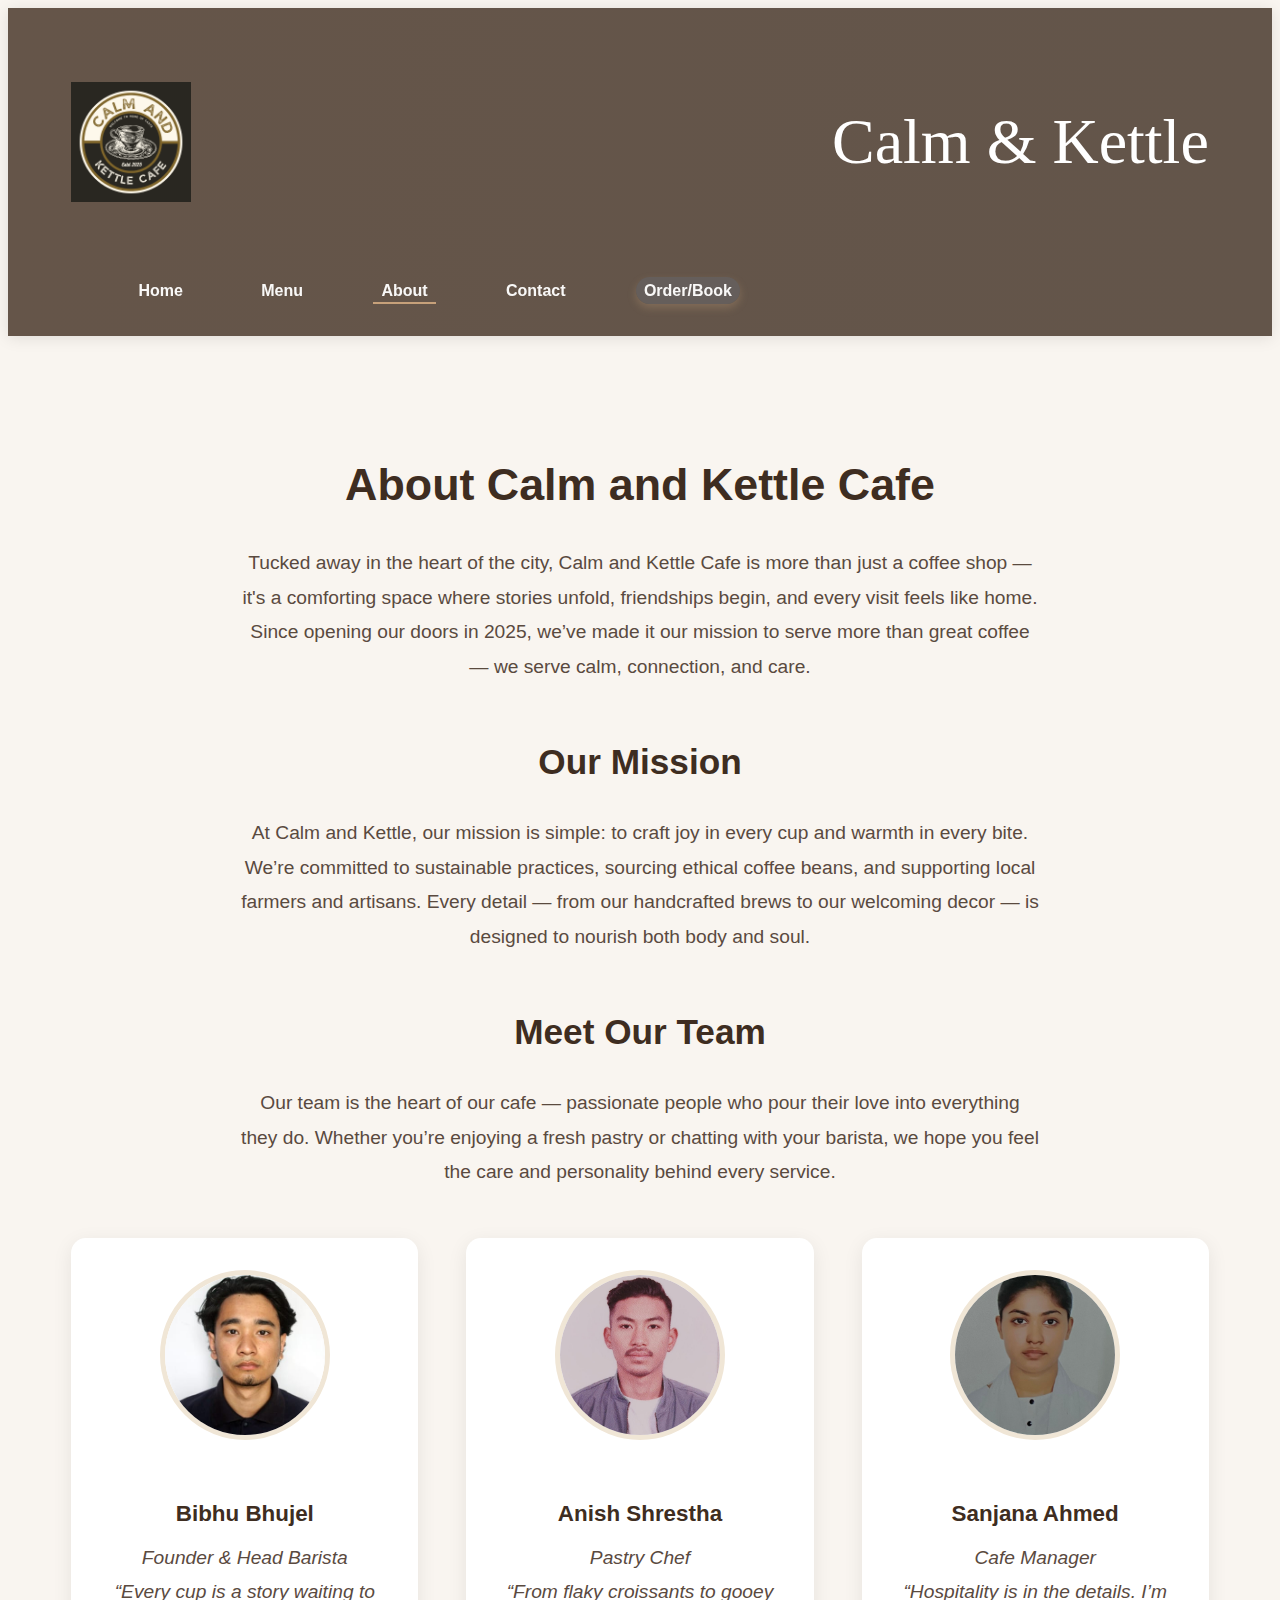
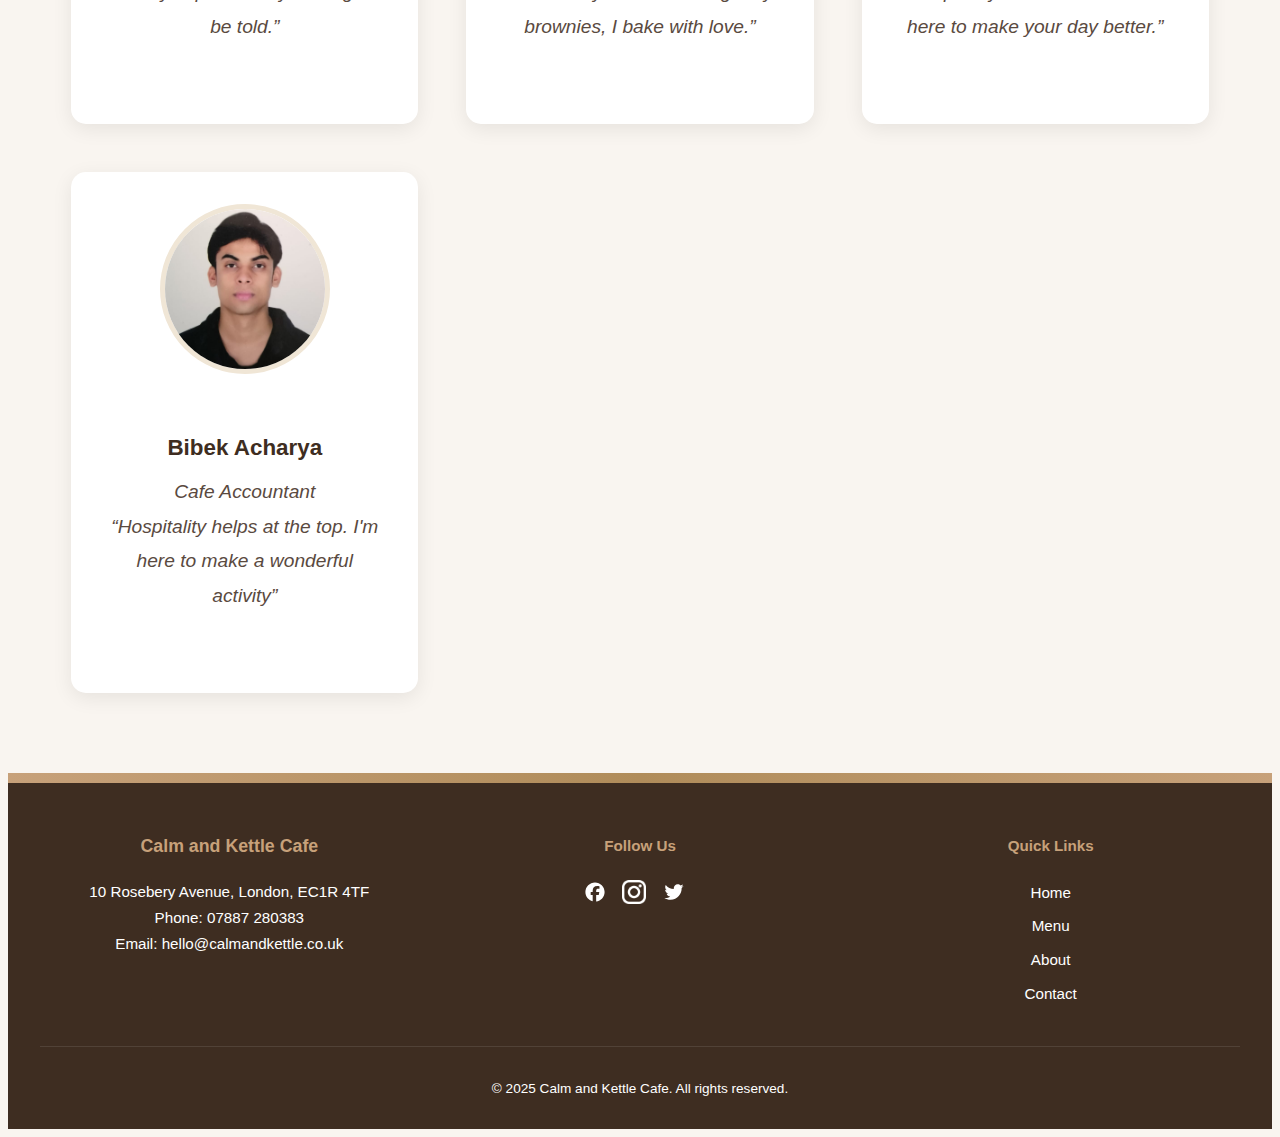
<file: about.html>
<!DOCTYPE html>
<html lang="en">

<head>
  <meta charset="UTF-8" />
  <meta name="viewport" content="width=device-width, initial-scale=1.0" />
  <title>About Us - Calm and Kettle Cafe</title>
  <link rel="stylesheet" href="style.css" />
  <link rel="icon" href="images/logo.png" />
</head>

<body>
  <header class="site-header">
    <div class="container nav-container">
      <img src="images/Brown Retro Vintage Cafe and Restaurant Label Logo.png" alt="Calm and Kettle Cafe Logo" class="logo" />
        <p style="font-family: 'Brush Script MT', cursive; font-size: 4rem;">
  Calm & Kettle
</p>
      <nav>
        <ul class="nav-links">
          <li><a href="index.html">Home</a></li>
          <li><a href="menu.html">Menu</a></li>
          <li><a href="about.html" aria-current="page">About</a></li>
          <li><a href="contact.html">Contact</a></li>
          <li><a href="order.html" class="order-btn">Order/Book</a></li>
        </ul>
      </nav>
    </div>
  </header>

  <main class="about-section container">
    <h1>About Calm and Kettle Cafe</h1>
    <p>
      Tucked away in the heart of the city, Calm and Kettle Cafe is more than just a coffee shop — it's a comforting space where stories unfold, friendships begin, and every visit feels like home. Since opening our doors in 2025, we’ve made it our mission to serve more than great coffee — we serve calm, connection, and care.
    </p>

    <section class="mission">
      <h2>Our Mission</h2>
      <p>
        At Calm and Kettle, our mission is simple: to craft joy in every cup and warmth in every bite. We’re committed to sustainable practices, sourcing ethical coffee beans, and supporting local farmers and artisans. Every detail — from our handcrafted brews to our welcoming decor — is designed to nourish both body and soul.
      </p>
    </section>

    <section class="team">
      <h2>Meet Our Team</h2>
      <p>
        Our team is the heart of our cafe — passionate people who pour their love into everything they do. Whether you’re enjoying a fresh pastry or chatting with your barista, we hope you feel the care and personality behind every service.
      </p>
      <div class="team-grid">
        <div class="team-member">
          <img src="images/bibhu.png" alt="Owner - Bibhu Bhujel">
          <h3>Bibhu Bhujel</h3>
          <p>Founder & Head Barista<br />“Every cup is a story waiting to be told.”</p>
        </div>
        <div class="team-member">
          <img src="images/anish.png" alt="Chef - Anish Shrestha">
          <h3>Anish Shrestha</h3>
          <p>Pastry Chef<br />“From flaky croissants to gooey brownies, I bake with love.”</p>
        </div>
        <div class="team-member">
          <img src="images/sanjana.png" alt="Manager - Sanjana Ahmed">
          <h3>Sanjana Ahmed</h3>
          <p>Cafe Manager<br />“Hospitality is in the details. I’m here to make your day better.”</p>
        </div>
         <div class="team-member">
          <img src="images/bibek.png" alt="Manager - Bibek Acharya">
          <h3>Bibek Acharya</h3>
          <p>Cafe Accountant<br />“Hospitality helps at the top. I'm here to make a wonderful activity”</p>
        </div>
      </div>
    </section>
  </main>

    <footer class="footer">
  <div class="footer-content">
    <div class="footer-left">
   <h3>Calm and Kettle Cafe</h3>
      <p>10 Rosebery Avenue, London, EC1R 4TF<br>
      Phone: 07887 280383<br>
      Email: hello@calmandkettle.co.uk</p>
    </div>

    <div class="footer-center">
      <h4>Follow Us</h4>
      <div class="social-icons">
        <a href="#"><img src="images/facebook-brands-solid-full.svg" alt="Facebook"></a>
        <a href="#"><img src="images/instagram.png" alt="Instagram"></a>
        <a href="#"><img src="images/twitter-brands-solid-full.svg" alt="Twitter"></a>
      </div>
    </div>

    <div class="footer-right">
      <h4>Quick Links</h4>
      <ul>
        <li><a href="index.html">Home</a></li>
        <li><a href="menu.html">Menu</a></li>
        <li><a href="about.html">About</a></li>
        <li><a href="contact.html">Contact</a></li>
      </ul>
    </div>
  </div>

  <div class="footer-bottom">
    <p>© 2025 Calm and Kettle Cafe. All rights reserved.</p>
  </div>
</footer>

</body>

</html>
</file>
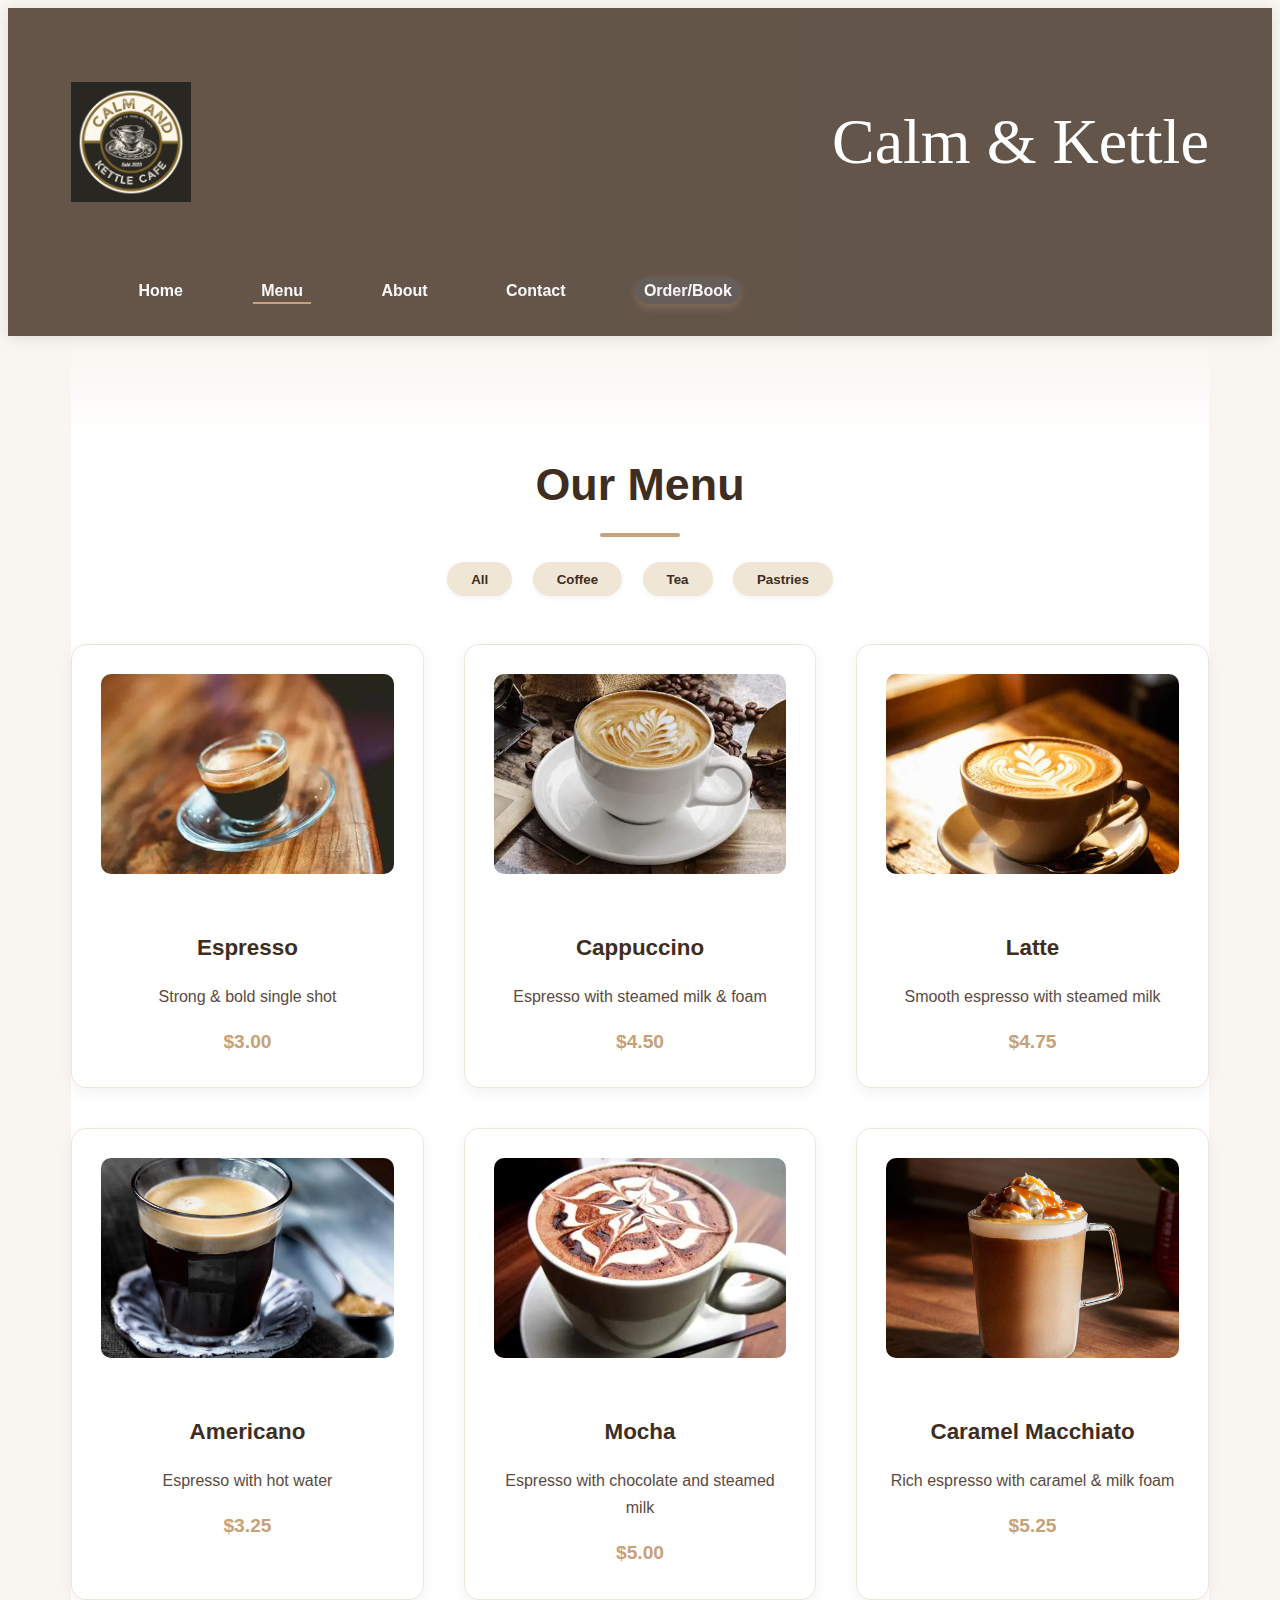
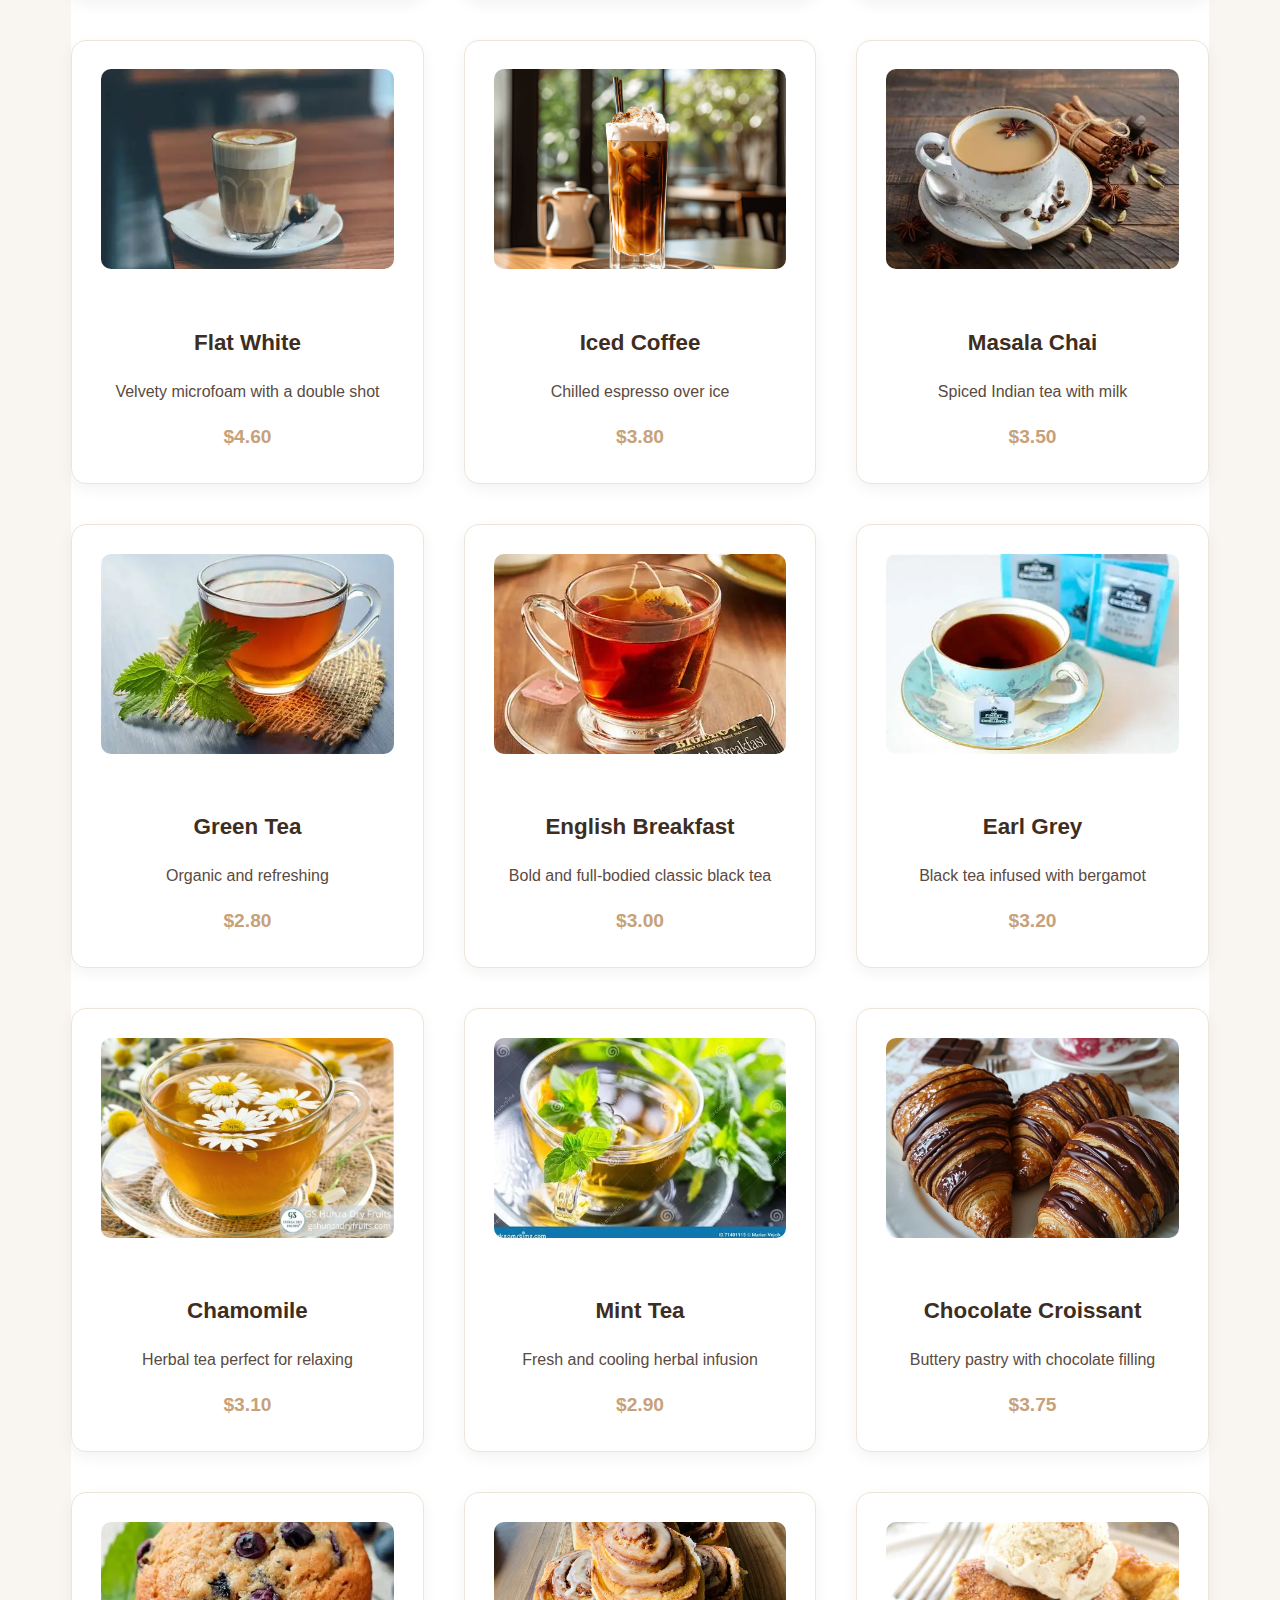
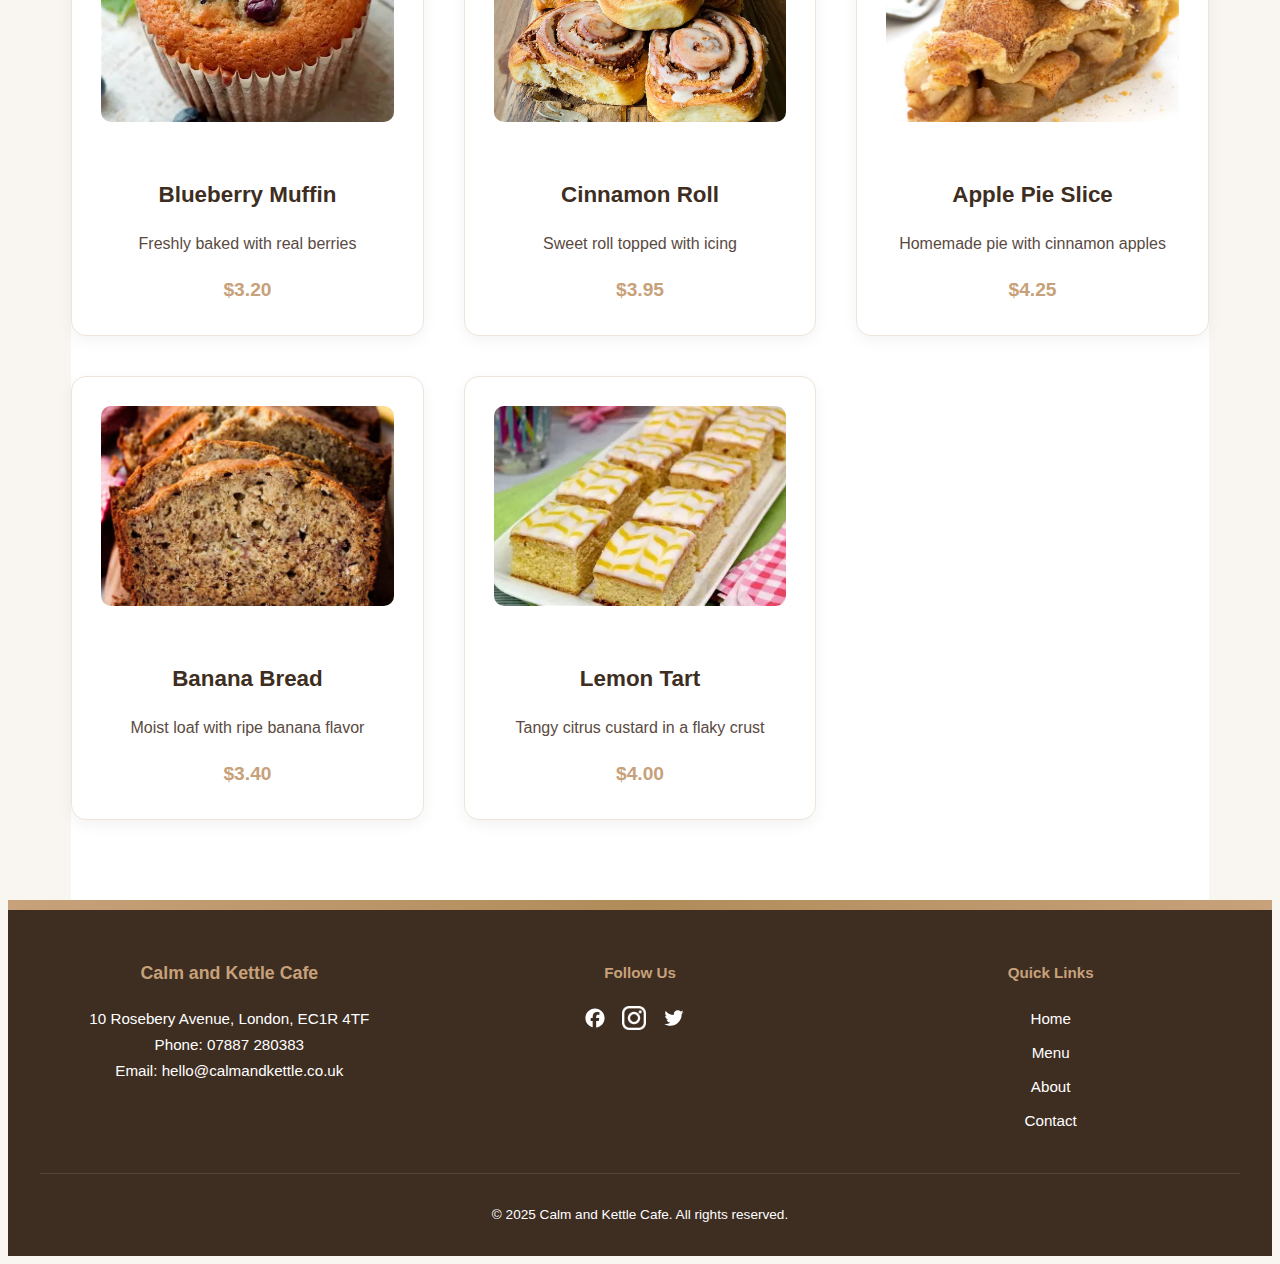
<file: menu.html>
<!DOCTYPE html>
<html lang="en">

<head>
  <meta charset="UTF-8" />
  <meta name="viewport" content="width=device-width, initial-scale=1.0" />
  <title>Calm and Kettle Cafe - Menu</title>
  <link rel="stylesheet" href="style.css" />
  <link rel="icon" href="C:\Users\ASUS\Downloads\Brown Retro Vintage Cafe and Restaurant Label Logo.png" />
</head>

<body>
  <header class="site-header">
    <div class="container nav-container">
      <img src="images/Brown Retro Vintage Cafe and Restaurant Label Logo.png" alt="Calm and Kettle Cafe Logo" class="logo" />

          <p style="font-family: 'Brush Script MT', cursive; font-size: 4rem;">
  Calm & Kettle
</p>
<nav>
        <ul class="nav-links">
          <li><a href="index.html">Home</a></li>
          <li><a href="menu.html" aria-current="page">Menu</a></li>
          <li><a href="about.html">About</a></li>
          <li><a href="contact.html">Contact</a></li>
          <li><a href="order.html" class="order-btn">Order/Book</a></li>
        </ul>
      </nav>
    </div>
  </header>

  <main class="menu-section container">
    <h1 class="menu-title">Our Menu</h1>

    <div class="menu-filters">
      <button class="filter-btn" data-category="all">All</button>
      <button class="filter-btn" data-category="coffee">Coffee</button>
      <button class="filter-btn" data-category="tea">Tea</button>
      <button class="filter-btn" data-category="pastries">Pastries</button>
    </div>

    <div class="menu-grid">
      <!-- Coffee Items -->
      <div class="menu-item coffee">
        <img src="images/espresso.webp" alt="Espresso" class="menu-img" />
        <h3>Espresso</h3>
        <p>Strong & bold single shot</p>
        <span>$3.00</span>
      </div>

      <div class="menu-item coffee">
        <img src="images/cappuciano.webp" alt="Cappuccino" class="menu-img" />
        <h3>Cappuccino</h3>
        <p>Espresso with steamed milk & foam</p>
        <span>$4.50</span>
      </div>

      <div class="menu-item coffee">
        <img src="images/latte.jpg" alt="Latte" class="menu-img" />
        <h3>Latte</h3>
        <p>Smooth espresso with steamed milk</p>
        <span>$4.75</span>
      </div>

      <div class="menu-item coffee">
        <img src="images/americano.webp" alt="Americano" class="menu-img" />
        <h3>Americano</h3>
        <p>Espresso with hot water</p>
        <span>$3.25</span>
      </div>

      <div class="menu-item coffee">
        <img src="images/mocha.webp" alt="Mocha" class="menu-img" />
        <h3>Mocha</h3>
        <p>Espresso with chocolate and steamed milk</p>
        <span>$5.00</span>
      </div>

      <div class="menu-item coffee">
        <img src="images/caramel macchiato.jpeg" alt="Caramel Macchiato" class="menu-img" />
        <h3>Caramel Macchiato</h3>
        <p>Rich espresso with caramel & milk foam</p>
        <span>$5.25</span>
      </div>

      <div class="menu-item coffee">
        <img src="images/flat white.webp" alt="Flat White" class="menu-img" />
        <h3>Flat White</h3>
        <p>Velvety microfoam with a double shot</p>
        <span>$4.60</span>
      </div>

      <div class="menu-item coffee">
        <img src="images/iced coffee.png" alt="Iced Coffee" class="menu-img" />
        <h3>Iced Coffee</h3>
        <p>Chilled espresso over ice</p>
        <span>$3.80</span>
      </div>

      <!-- Tea Items -->
      <div class="menu-item tea">
        <img src="images/masala chai.webp" alt="Masala Chai" class="menu-img" />
        <h3>Masala Chai</h3>
        <p>Spiced Indian tea with milk</p>
        <span>$3.50</span>
      </div>

      <div class="menu-item tea">
        <img src="images/green tea.webp" alt="Green Tea" class="menu-img" />
        <h3>Green Tea</h3>
        <p>Organic and refreshing</p>
        <span>$2.80</span>
      </div>

      <div class="menu-item tea">
        <img src="images/english breakfast tea.webp" alt="English Breakfast Tea" class="menu-img" />
        <h3>English Breakfast</h3>
        <p>Bold and full-bodied classic black tea</p>
        <span>$3.00</span>
      </div>

      <div class="menu-item tea">
        <img src="images/earl grey tea.webp" alt="Earl Grey Tea" class="menu-img" />
        <h3>Earl Grey</h3>
        <p>Black tea infused with bergamot</p>
        <span>$3.20</span>
      </div>

      <div class="menu-item tea">
        <img src="images/chamomile.jpeg" alt="Chamomile Tea" class="menu-img" />
        <h3>Chamomile</h3>
        <p>Herbal tea perfect for relaxing</p>
        <span>$3.10</span>
      </div>

      <div class="menu-item tea">
        <img src="images/mint tea.webp" alt="Mint Tea" class="menu-img" />
        <h3>Mint Tea</h3>
        <p>Fresh and cooling herbal infusion</p>
        <span>$2.90</span>
      </div>

      <!-- Pastries -->
      <div class="menu-item pastries">
        <img src="images/chocolate croissant.jpg" alt="Chocolate Croissant" class="menu-img" />
        <h3>Chocolate Croissant</h3>
        <p>Buttery pastry with chocolate filling</p>
        <span>$3.75</span>
      </div>

      <div class="menu-item pastries">
        <img src="images/blueberry muffins.webp" alt="Blueberry Muffin" class="menu-img" />
        <h3>Blueberry Muffin</h3>
        <p>Freshly baked with real berries</p>
        <span>$3.20</span>
      </div>

      <div class="menu-item pastries">
        <img src="images/cinnamoroll.jpg" alt="Cinnamon Roll" class="menu-img" />
        <h3>Cinnamon Roll</h3>
        <p>Sweet roll topped with icing</p>
        <span>$3.95</span>
      </div>

      <div class="menu-item pastries">
        <img src="images/apple pie slice.jpg" alt="Apple Pie Slice" class="menu-img" />
        <h3>Apple Pie Slice</h3>
        <p>Homemade pie with cinnamon apples</p>
        <span>$4.25</span>
      </div>

      <div class="menu-item pastries">
        <img src="images/banana bread.jpeg" alt="Banana Bread" class="menu-img" />
        <h3>Banana Bread</h3>
        <p>Moist loaf with ripe banana flavor</p>
        <span>$3.40</span>
      </div>

      <div class="menu-item pastries">
        <img src="images/lemon tray.webp" alt="Lemon Tart" class="menu-img" />
        <h3>Lemon Tart</h3>
        <p>Tangy citrus custard in a flaky crust</p>
        <span>$4.00</span>
      </div>
    </div>
  </main>

   <footer class="footer">
  <div class="footer-content">
    <div class="footer-left">
     <h3>Calm and Kettle Cafe</h3>
      <p>10 Rosebery Avenue, London, EC1R 4TF<br>
      Phone: 07887 280383<br>
      Email: hello@calmandkettle.co.uk</p>
    </div>

    <div class="footer-center">
      <h4>Follow Us</h4>
      <div class="social-icons">
        <a href="#"><img src="images/facebook-brands-solid-full.svg" alt="Facebook"></a>
        <a href="#"><img src="images/instagram.png" alt="Instagram"></a>
        <a href="#"><img src="images/twitter-brands-solid-full.svg" alt="Twitter"></a>
      </div>
    </div>

    <div class="footer-right">
      <h4>Quick Links</h4>
      <ul>
        <li><a href="index.html">Home</a></li>
        <li><a href="menu.html">Menu</a></li>
        <li><a href="about.html">About</a></li>
        <li><a href="contact.html">Contact</a></li>
      </ul>
    </div>
  </div>

  <div class="footer-bottom">
    <p>© 2025 Calm and Kettle Cafe. All rights reserved.</p>
  </div>
</footer>

  <script>
    const buttons = document.querySelectorAll(".filter-btn");
    const items = document.querySelectorAll(".menu-item");

    buttons.forEach(btn => {
      btn.addEventListener("click", () => {
        const category = btn.dataset.category;
        items.forEach(item => {
          item.style.display = (category === "all" || item.classList.contains(category)) ? "block" : "none";
        });
      });
    });
  </script>
  <script src="https://code.jquery.com/jquery-3.6.0.min.js"></script>
</body>

</html>
</file>
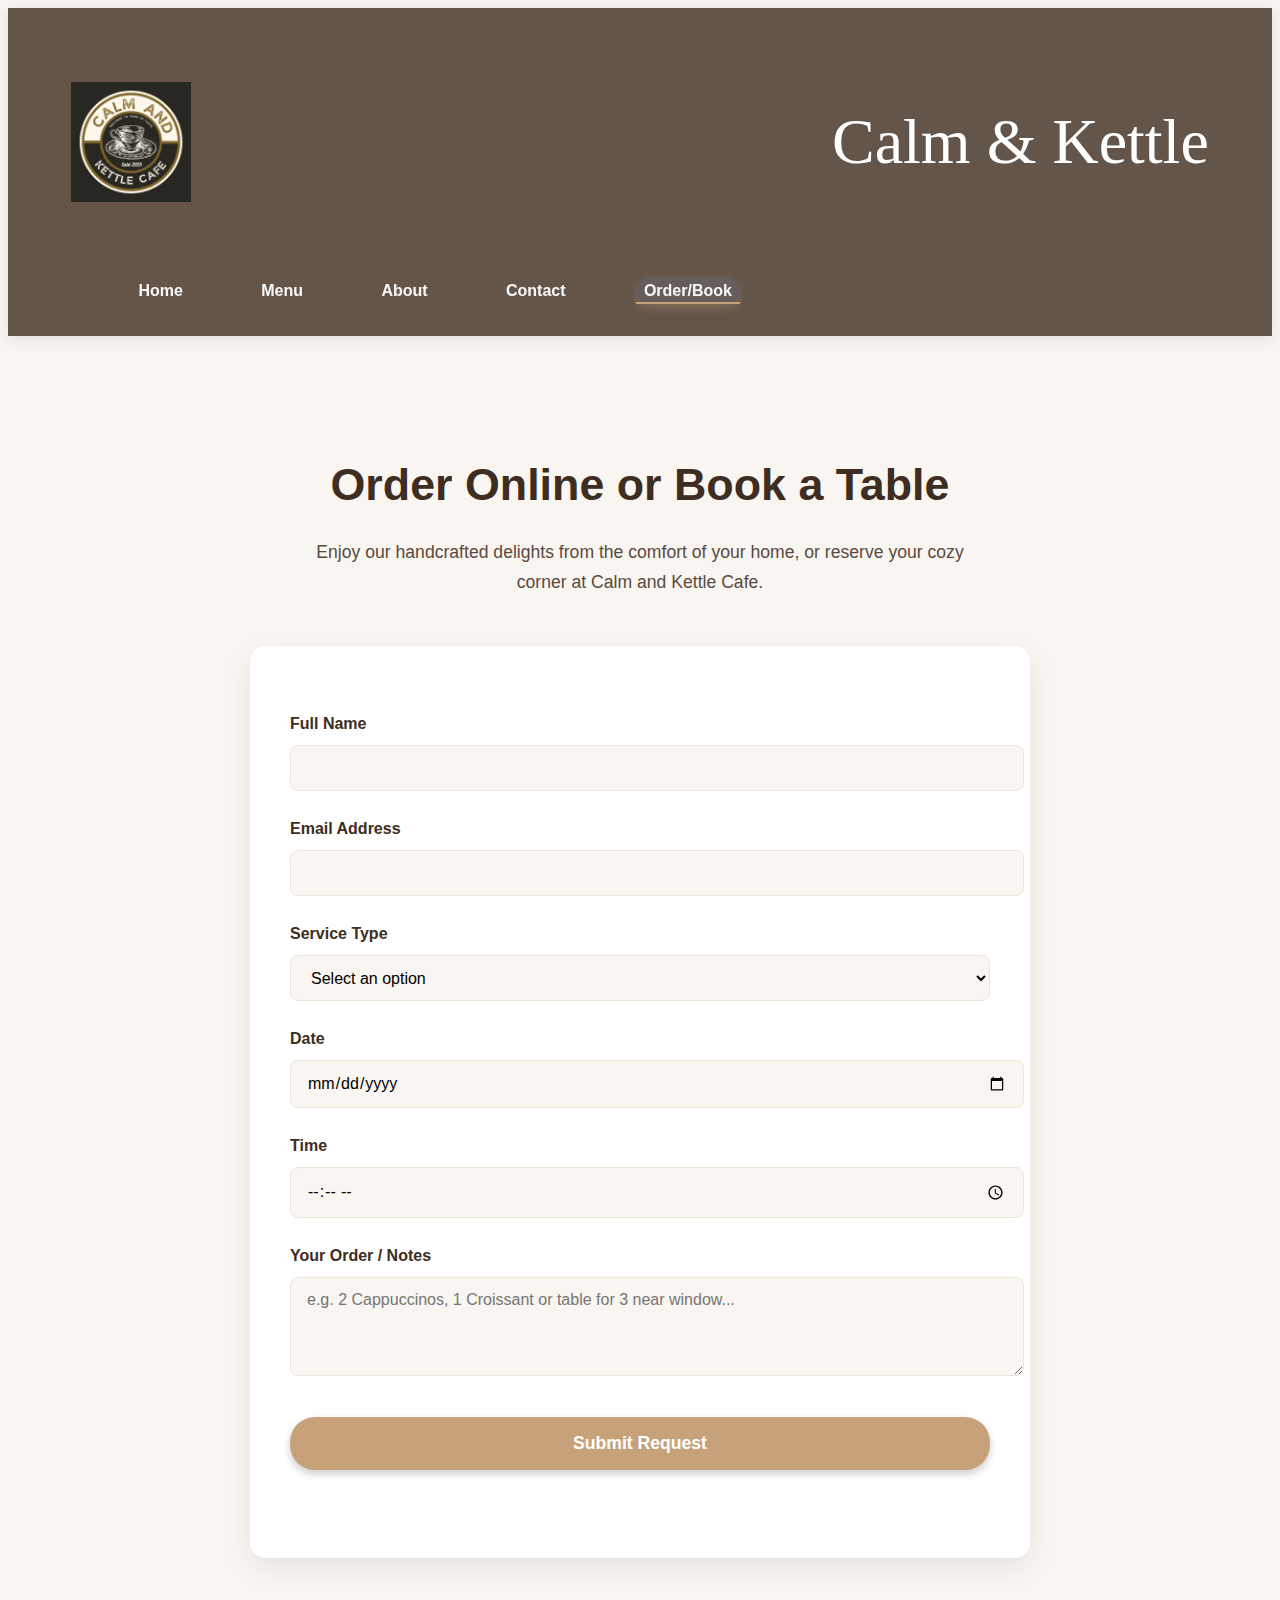
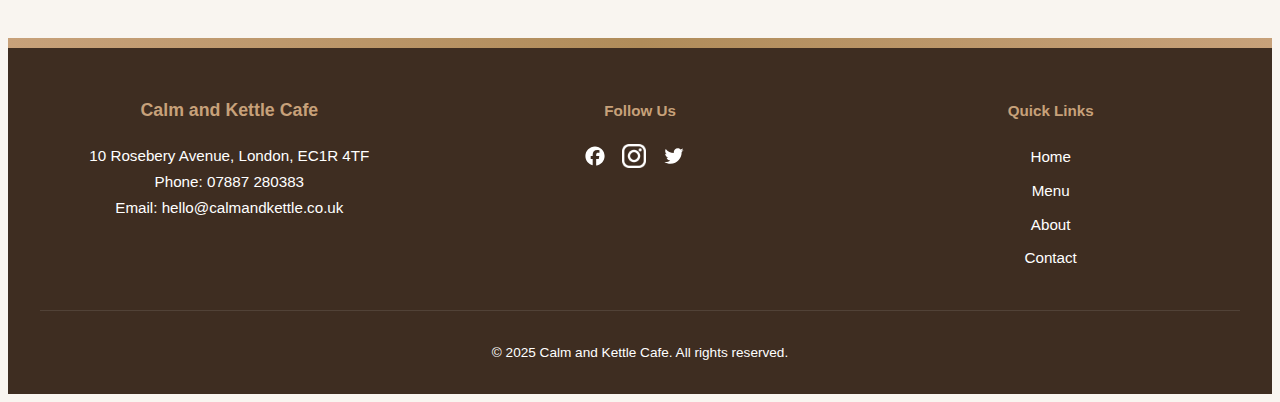
<file: order.html>
<!DOCTYPE html>
<html lang="en">

<head>
  <meta charset="UTF-8" />
  <meta name="viewport" content="width=device-width, initial-scale=1.0" />
  <title>Order or Book - Calm and Kettle Cafe</title>
  <link rel="stylesheet" href="style.css" />
  <link rel="icon" href="images/logo.png" />
</head>

<body>
  <header class="site-header">
    <div class="container nav-container">
      <img src="images/Brown Retro Vintage Cafe and Restaurant Label Logo.png" alt="Calm and Kettle Cafe Logo" class="logo" />
        <p style="font-family: 'Brush Script MT', cursive; font-size: 4rem;">
  Calm & Kettle
</p>
      <nav>
        <ul class="nav-links">
          <li><a href="index.html">Home</a></li>
          <li><a href="menu.html">Menu</a></li>
          <li><a href="about.html">About</a></li>
          <li><a href="contact.html">Contact</a></li>
          <li><a href="order.html" aria-current="page" class="order-btn">Order/Book</a></li>
        </ul>
      </nav>
    </div>
  </header>

  <main class="order-section container">
    <h1>Order Online or Book a Table</h1>
    <p>Enjoy our handcrafted delights from the comfort of your home, or reserve your cozy corner at Calm and Kettle Cafe.</p>

    <form id="orderForm" class="order-form">
      <label for="name">Full Name</label>
      <input type="text" id="name" name="name" required />

      <label for="email">Email Address</label>
      <input type="email" id="email" name="email" required />

      <label for="type">Service Type</label>
      <select id="type" name="type" required>
        <option value="">Select an option</option>
        <option value="table">Table Booking</option>
        <option value="takeaway">Takeaway Order</option>
      </select>

      <label for="date">Date</label>
      <input type="date" id="date" name="date" required />

      <label for="time">Time</label>
      <input type="time" id="time" name="time" required />

      <label for="items">Your Order / Notes</label>
      <textarea id="items" name="items" rows="4" placeholder="e.g. 2 Cappuccinos, 1 Croissant or table for 3 near window..." required></textarea>

      <button type="submit" class="btn">Submit Request</button>
      <p id="order-status"></p>
    </form>
  </main>

    <footer class="footer">
  <div class="footer-content">
    <div class="footer-left">
     <h3>Calm and Kettle Cafe</h3>
      <p>10 Rosebery Avenue, London, EC1R 4TF<br>
      Phone: 07887 280383<br>
      Email: hello@calmandkettle.co.uk</p>
    </div>

    <div class="footer-center">
      <h4>Follow Us</h4>
      <div class="social-icons">
        <a href="#"><img src="images/facebook-brands-solid-full.svg" alt="Facebook"></a>
        <a href="#"><img src="images/instagram.png" alt="Instagram"></a>
        <a href="#"><img src="images/twitter-brands-solid-full.svg" alt="Twitter"></a>
      </div>
    </div>

    <div class="footer-right">
      <h4>Quick Links</h4>
      <ul>
        <li><a href="index.html">Home</a></li>
        <li><a href="menu.html">Menu</a></li>
        <li><a href="about.html">About</a></li>
        <li><a href="contact.html">Contact</a></li>
      </ul>
    </div>
  </div>

  <div class="footer-bottom">
    <p>© 2025 Calm and Kettle Cafe. All rights reserved.</p>
  </div>
</footer>

  <script>
    document.getElementById("orderForm").addEventListener("submit", function (e) {
      e.preventDefault();
      document.getElementById("order-status").innerText = "Thank you! Your request has been received.";
      this.reset();
    });
  </script>
  <script src="https://code.jquery.com/jquery-3.6.0.min.js"></script>
</body>

</html>
</file>
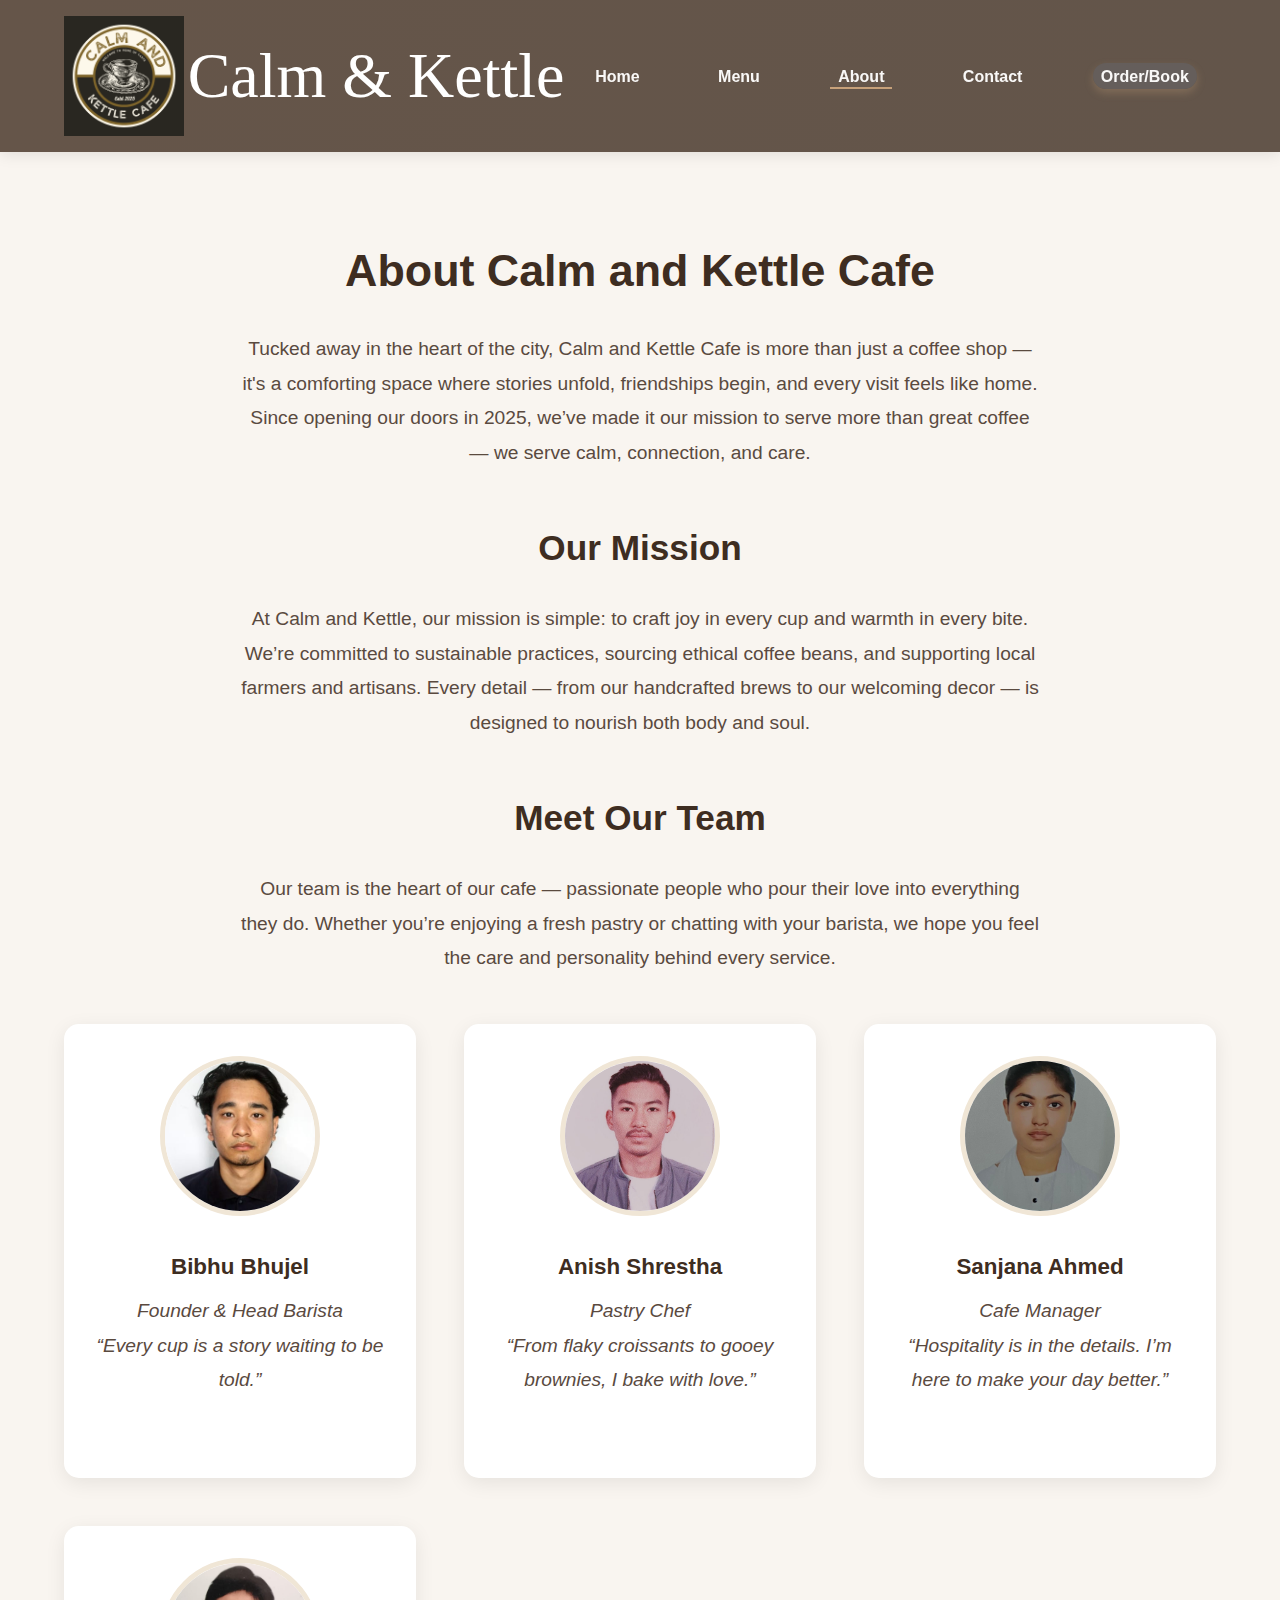
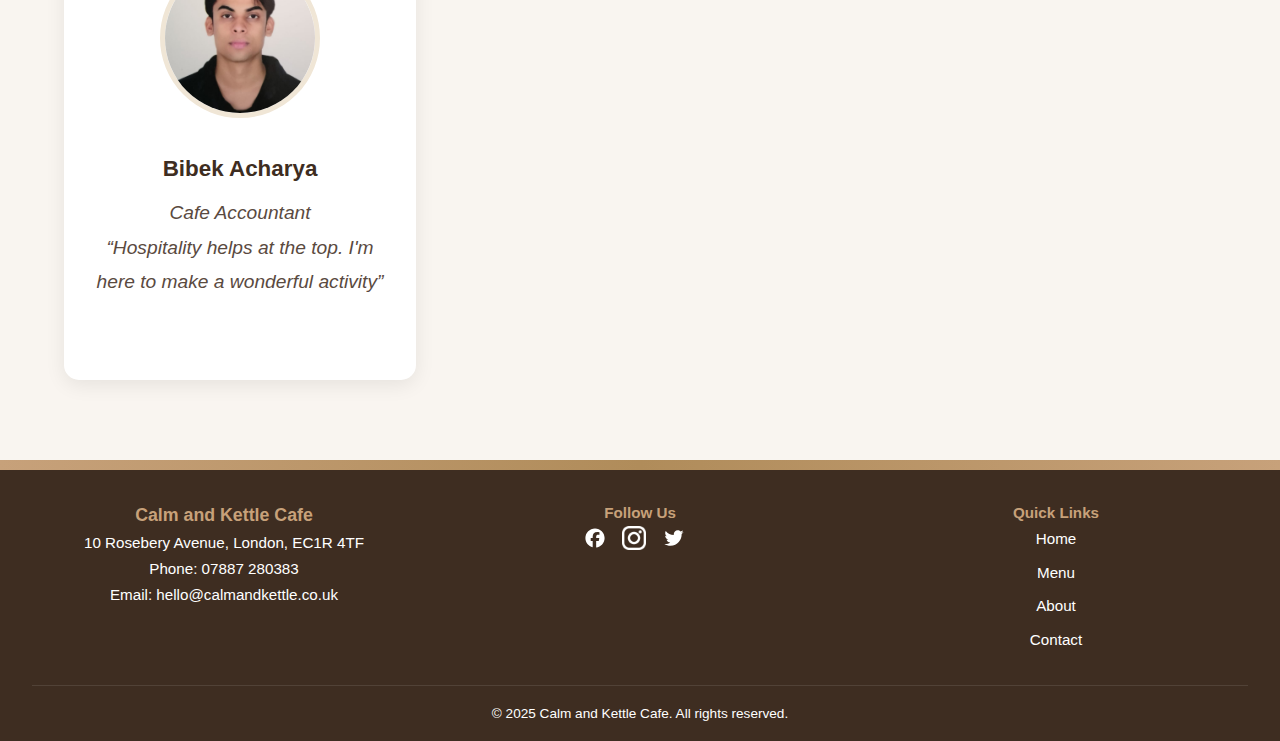
<file: clientsidefinalAssignment/about.html>
<!DOCTYPE html>
<html lang="en">

<head>
  <meta charset="UTF-8" />
  <meta name="viewport" content="width=device-width, initial-scale=1.0" />
  <title>About Us - Calm and Kettle Cafe</title>
  <link rel="stylesheet" href="style.css" />
  <link rel="icon" href="images/logo.png" />
</head>

<body>
  <header class="site-header">
    <div class="container nav-container">
      <img src="images/Brown Retro Vintage Cafe and Restaurant Label Logo.png" alt="Calm and Kettle Cafe Logo" class="logo" />
        <p style="font-family: 'Brush Script MT', cursive; font-size: 4rem;">
  Calm & Kettle
</p>
      <nav>
        <ul class="nav-links">
          <li><a href="index.html">Home</a></li>
          <li><a href="menu.html">Menu</a></li>
          <li><a href="about.html" aria-current="page">About</a></li>
          <li><a href="contact.html">Contact</a></li>
          <li><a href="order.html" class="order-btn">Order/Book</a></li>
        </ul>
      </nav>
    </div>
  </header>

  <main class="about-section container">
    <h1>About Calm and Kettle Cafe</h1>
    <p>
      Tucked away in the heart of the city, Calm and Kettle Cafe is more than just a coffee shop — it's a comforting space where stories unfold, friendships begin, and every visit feels like home. Since opening our doors in 2025, we’ve made it our mission to serve more than great coffee — we serve calm, connection, and care.
    </p>

    <section class="mission">
      <h2>Our Mission</h2>
      <p>
        At Calm and Kettle, our mission is simple: to craft joy in every cup and warmth in every bite. We’re committed to sustainable practices, sourcing ethical coffee beans, and supporting local farmers and artisans. Every detail — from our handcrafted brews to our welcoming decor — is designed to nourish both body and soul.
      </p>
    </section>

    <section class="team">
      <h2>Meet Our Team</h2>
      <p>
        Our team is the heart of our cafe — passionate people who pour their love into everything they do. Whether you’re enjoying a fresh pastry or chatting with your barista, we hope you feel the care and personality behind every service.
      </p>
      <div class="team-grid">
        <div class="team-member">
          <img src="images/bibhu.png" alt="Owner - Bibhu Bhujel">
          <h3>Bibhu Bhujel</h3>
          <p>Founder & Head Barista<br />“Every cup is a story waiting to be told.”</p>
        </div>
        <div class="team-member">
          <img src="images/anish.png" alt="Chef - Anish Shrestha">
          <h3>Anish Shrestha</h3>
          <p>Pastry Chef<br />“From flaky croissants to gooey brownies, I bake with love.”</p>
        </div>
        <div class="team-member">
          <img src="images/sanjana.png" alt="Manager - Sanjana Ahmed">
          <h3>Sanjana Ahmed</h3>
          <p>Cafe Manager<br />“Hospitality is in the details. I’m here to make your day better.”</p>
        </div>
         <div class="team-member">
          <img src="images/bibek.png" alt="Manager - Bibek Acharya">
          <h3>Bibek Acharya</h3>
          <p>Cafe Accountant<br />“Hospitality helps at the top. I'm here to make a wonderful activity”</p>
        </div>
      </div>
    </section>
  </main>

    <footer class="footer">
  <div class="footer-content">
    <div class="footer-left">
   <h3>Calm and Kettle Cafe</h3>
      <p>10 Rosebery Avenue, London, EC1R 4TF<br>
      Phone: 07887 280383<br>
      Email: hello@calmandkettle.co.uk</p>
    </div>

    <div class="footer-center">
      <h4>Follow Us</h4>
      <div class="social-icons">
        <a href="#"><img src="images/facebook-brands-solid-full.svg" alt="Facebook"></a>
        <a href="#"><img src="images/instagram.png" alt="Instagram"></a>
        <a href="#"><img src="images/twitter-brands-solid-full.svg" alt="Twitter"></a>
      </div>
    </div>

    <div class="footer-right">
      <h4>Quick Links</h4>
      <ul>
        <li><a href="index.html">Home</a></li>
        <li><a href="menu.html">Menu</a></li>
        <li><a href="about.html">About</a></li>
        <li><a href="contact.html">Contact</a></li>
      </ul>
    </div>
  </div>

  <div class="footer-bottom">
    <p>© 2025 Calm and Kettle Cafe. All rights reserved.</p>
  </div>
</footer>

</body>

</html>
</file>
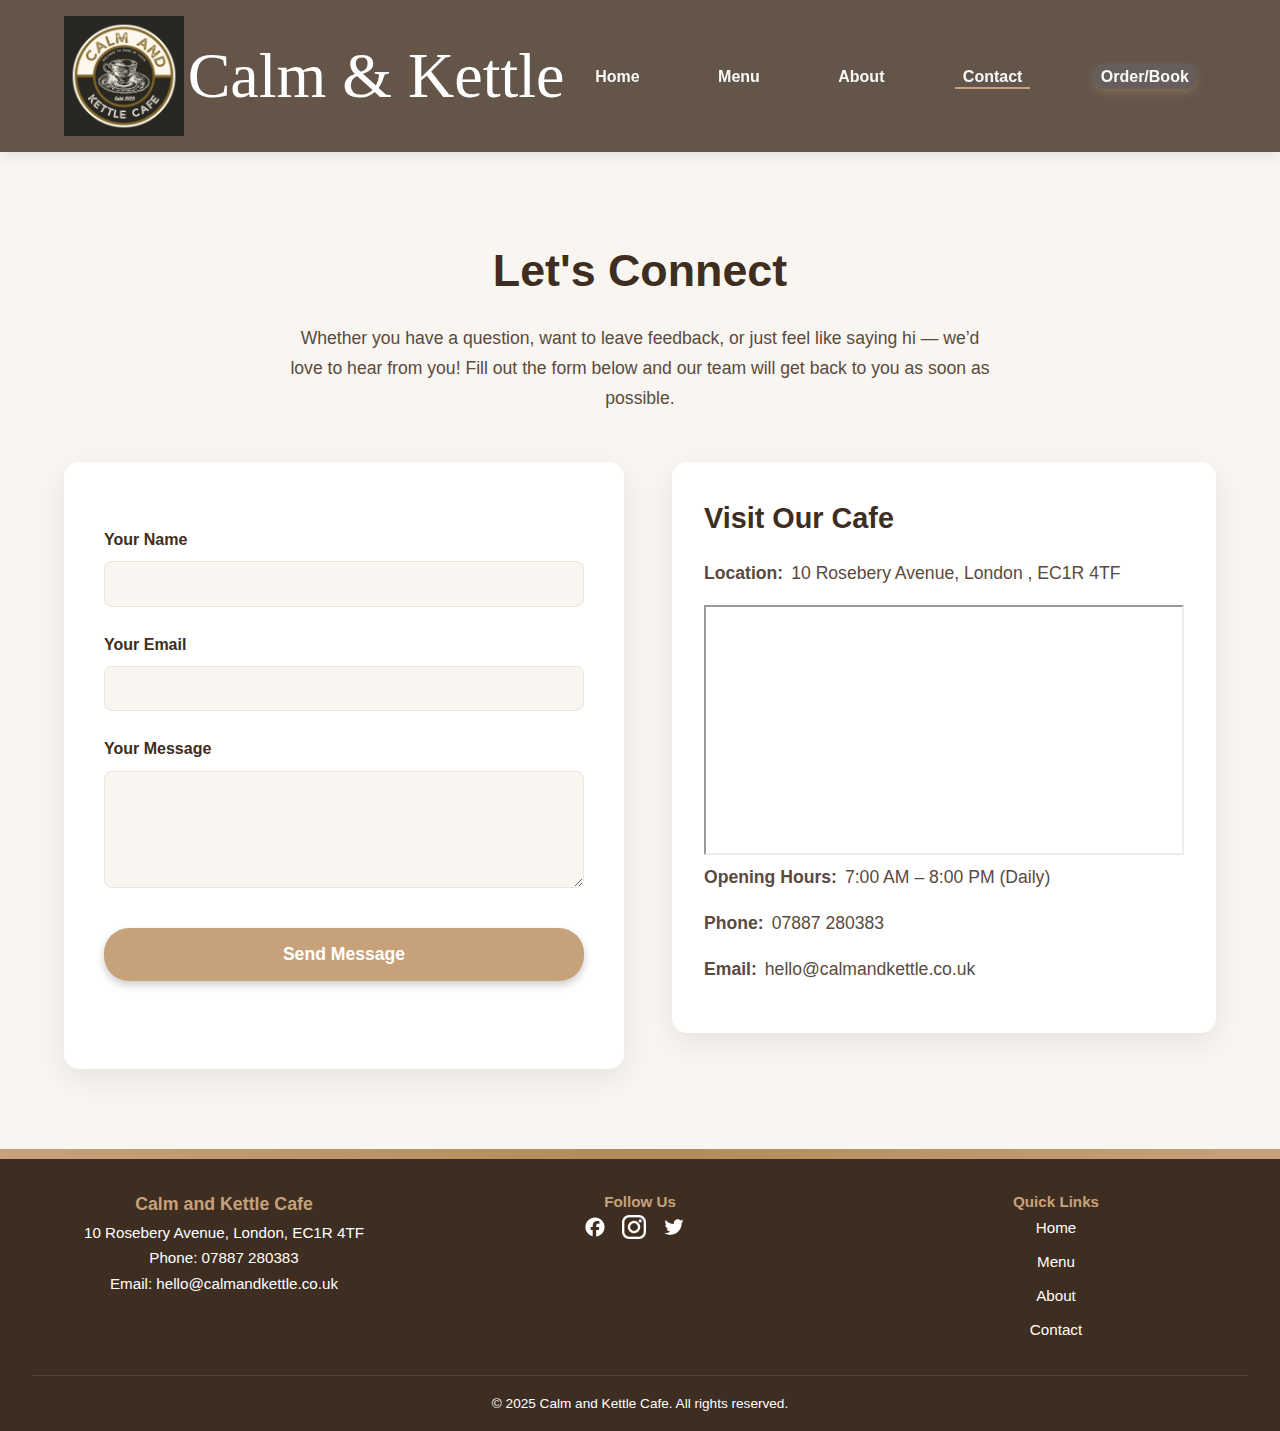
<file: clientsidefinalAssignment/contact.html>
<!DOCTYPE html>
<html lang="en">

<head>
  <meta charset="UTF-8" />
  <meta name="viewport" content="width=device-width, initial-scale=1.0" />
  <title>Contact Us - Calm and Kettle Cafe</title>
  <link rel="stylesheet" href="style.css" />
  <link rel="icon" href="C:\Users\ASUS\Downloads\Brown Retro Vintage Cafe and Restaurant Label Logo.png" />
</head>

<body>
  <header class="site-header">
    <div class="container nav-container">
      <img src="images/Brown Retro Vintage Cafe and Restaurant Label Logo.png" alt="Calm and Kettle Cafe Logo" class="logo" />
        <p style="font-family: 'Brush Script MT', cursive; font-size: 4rem;">
  Calm & Kettle
</p>
      <nav>
        <ul class="nav-links">
          <li><a href="index.html">Home</a></li>
          <li><a href="menu.html">Menu</a></li>
          <li><a href="about.html">About</a></li>
          <li><a href="contact.html" aria-current="page">Contact</a></li>
          <li><a href="order.html" class="order-btn">Order/Book</a></li>
        </ul>
      </nav>
    </div>
  </header>

  <main class="contact-section container">
    <h1>Let's Connect</h1>
    <p>
      Whether you have a question, want to leave feedback, or just feel like saying hi — we’d love to hear from you!
      Fill out the form below and our team will get back to you as soon as possible.
    </p>

    <div class="contact-wrapper">
      <form class="contact-form" id="contactForm">
        <label for="name">Your Name</label>
        <input type="text" id="name" name="name" required />

        <label for="email">Your Email</label>
        <input type="email" id="email" name="email" required />

        <label for="message">Your Message</label>
        <textarea id="message" name="message" rows="5" required></textarea>

        <button type="submit" class="btn">Send Message</button>
        <p id="form-status"></p>
      </form>

      <div class="map-container">
        <h2>Visit Our Cafe</h2>
        <p><strong>Location:</strong> 10 Rosebery Avenue, London , EC1R 4TF</p>

        <iframe
          src="https://www.google.com/maps/embed?pb=!1m18!1m12!1m3!1d7887.461092449528!2d-0.12320963735593884!3d51.52619499278599!2m3!1f0!2f0!3f0!3m2!1i1024!2i768!4f13.1!3m3!1m2!1s0x48761b4583f91a27%3A0x11deb0dd65064936!2sRosebery%20Ave%2C%20London!5e0!3m2!1sen!2suk!4v1754548987387!5m2!1sen!2suk"
          width="100%" height="250" class="map-iframe"
          title="Map showing location of Calm and Kettle Cafe in London"
          allowfullscreen="" loading="lazy" referrerpolicy="no-referrer-when-downgrade">
        </iframe>

        <p><strong>Opening Hours:</strong> 7:00 AM – 8:00 PM (Daily)</p>
        <p><strong>Phone:</strong> <a href="tel:07887280383">07887 280383</a></p>
        <p><strong>Email:</strong> <a href="mailto:hello@calmandkettle.co.uk">hello@calmandkettle.co.uk</a></p>
      </div>
    </div>
  </main>

    <footer class="footer">
  <div class="footer-content">
    <div class="footer-left">
     <h3>Calm and Kettle Cafe</h3>
      <p>10 Rosebery Avenue, London, EC1R 4TF<br>
      Phone: 07887 280383<br>
      Email: hello@calmandkettle.co.uk</p>
    </div>

    <div class="footer-center">
      <h4>Follow Us</h4>
      <div class="social-icons">
        <a href="#"><img src="images/facebook-brands-solid-full.svg" alt="Facebook"></a>
        <a href="#"><img src="images/instagram.png" alt="Instagram"></a>
        <a href="#"><img src="images/twitter-brands-solid-full.svg" alt="Twitter"></a>
      </div>
    </div>

    <div class="footer-right">
      <h4>Quick Links</h4>
      <ul>
        <li><a href="index.html">Home</a></li>
        <li><a href="menu.html">Menu</a></li>
        <li><a href="about.html">About</a></li>
        <li><a href="contact.html">Contact</a></li>
      </ul>
    </div>
  </div>

  <div class="footer-bottom">
    <p>© 2025 Calm and Kettle Cafe. All rights reserved.</p>
  </div>
</footer>

  <script>
    document.getElementById("contactForm").addEventListener("submit", function (e) {
      e.preventDefault();
      document.getElementById("form-status").innerText = "Thank you for reaching out! We'll get back to you shortly.";
      this.reset();
    });
  </script>
</body>

</html>
</file>
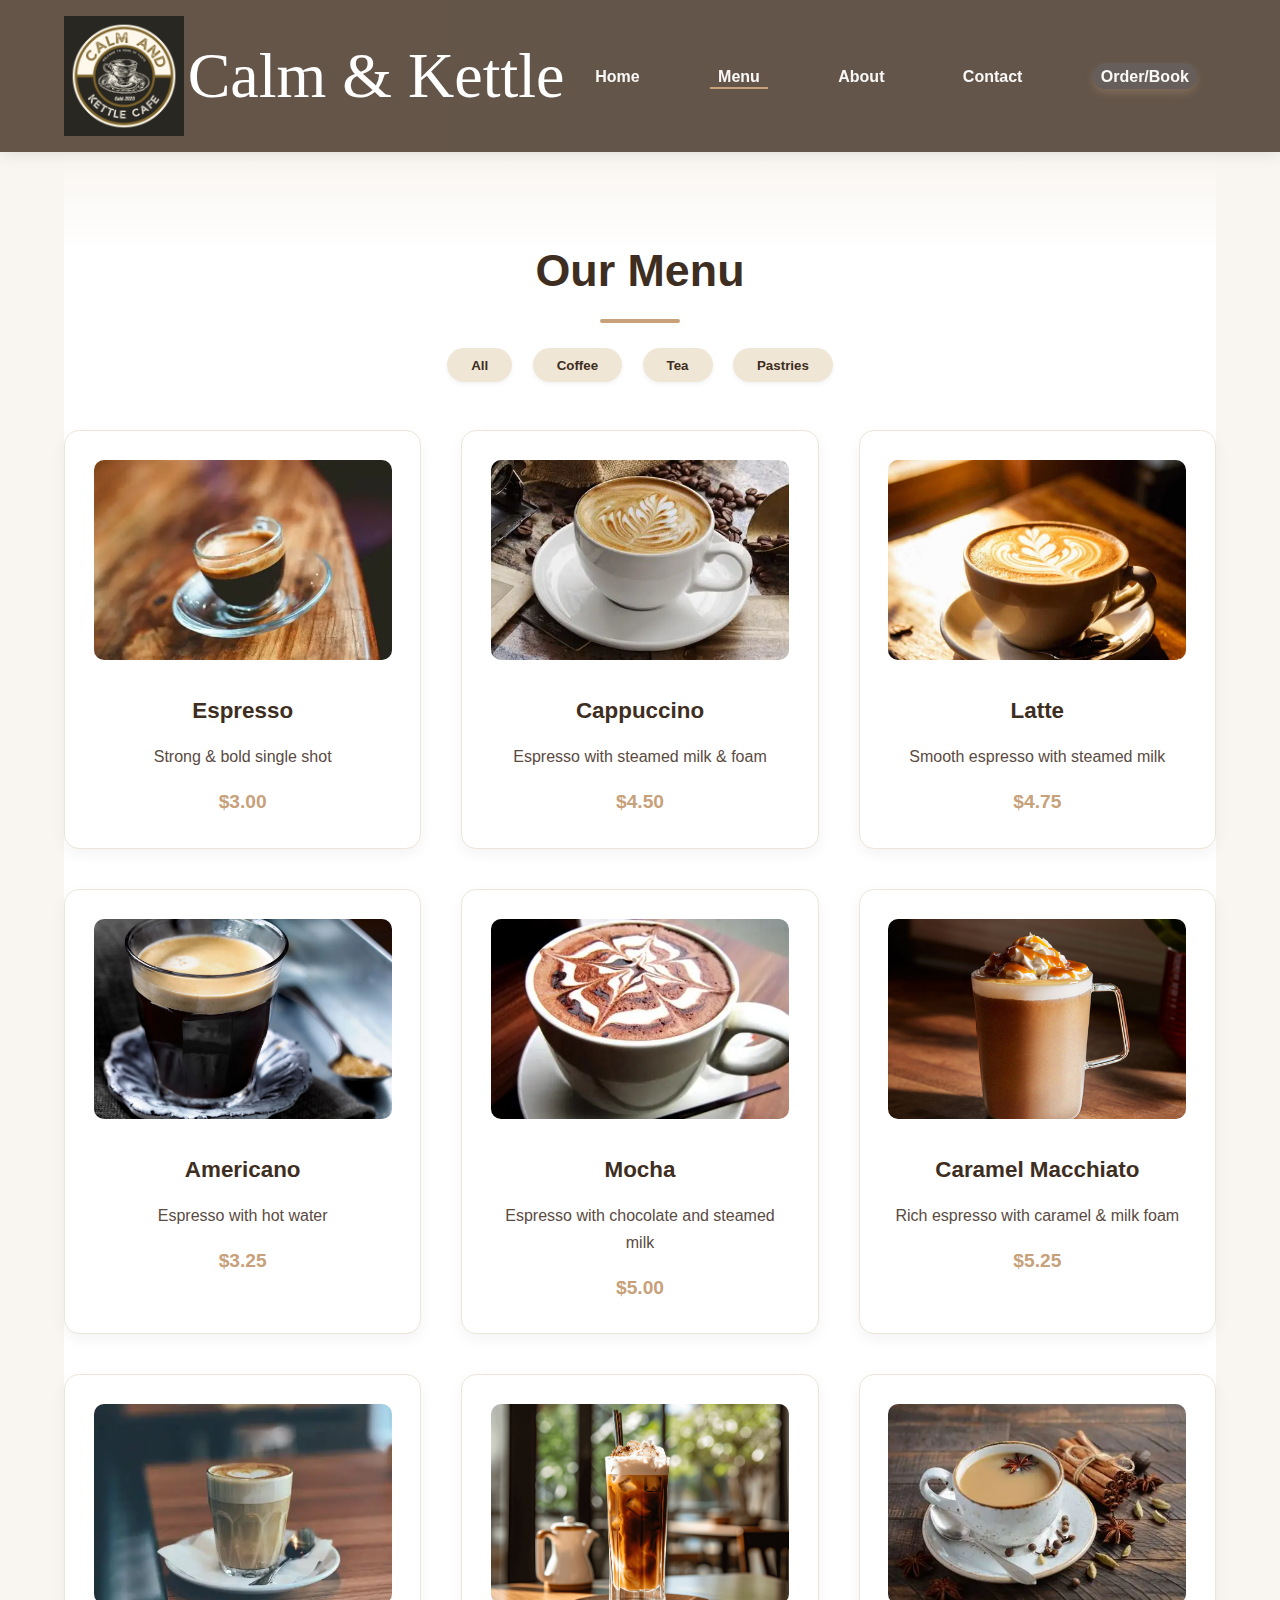
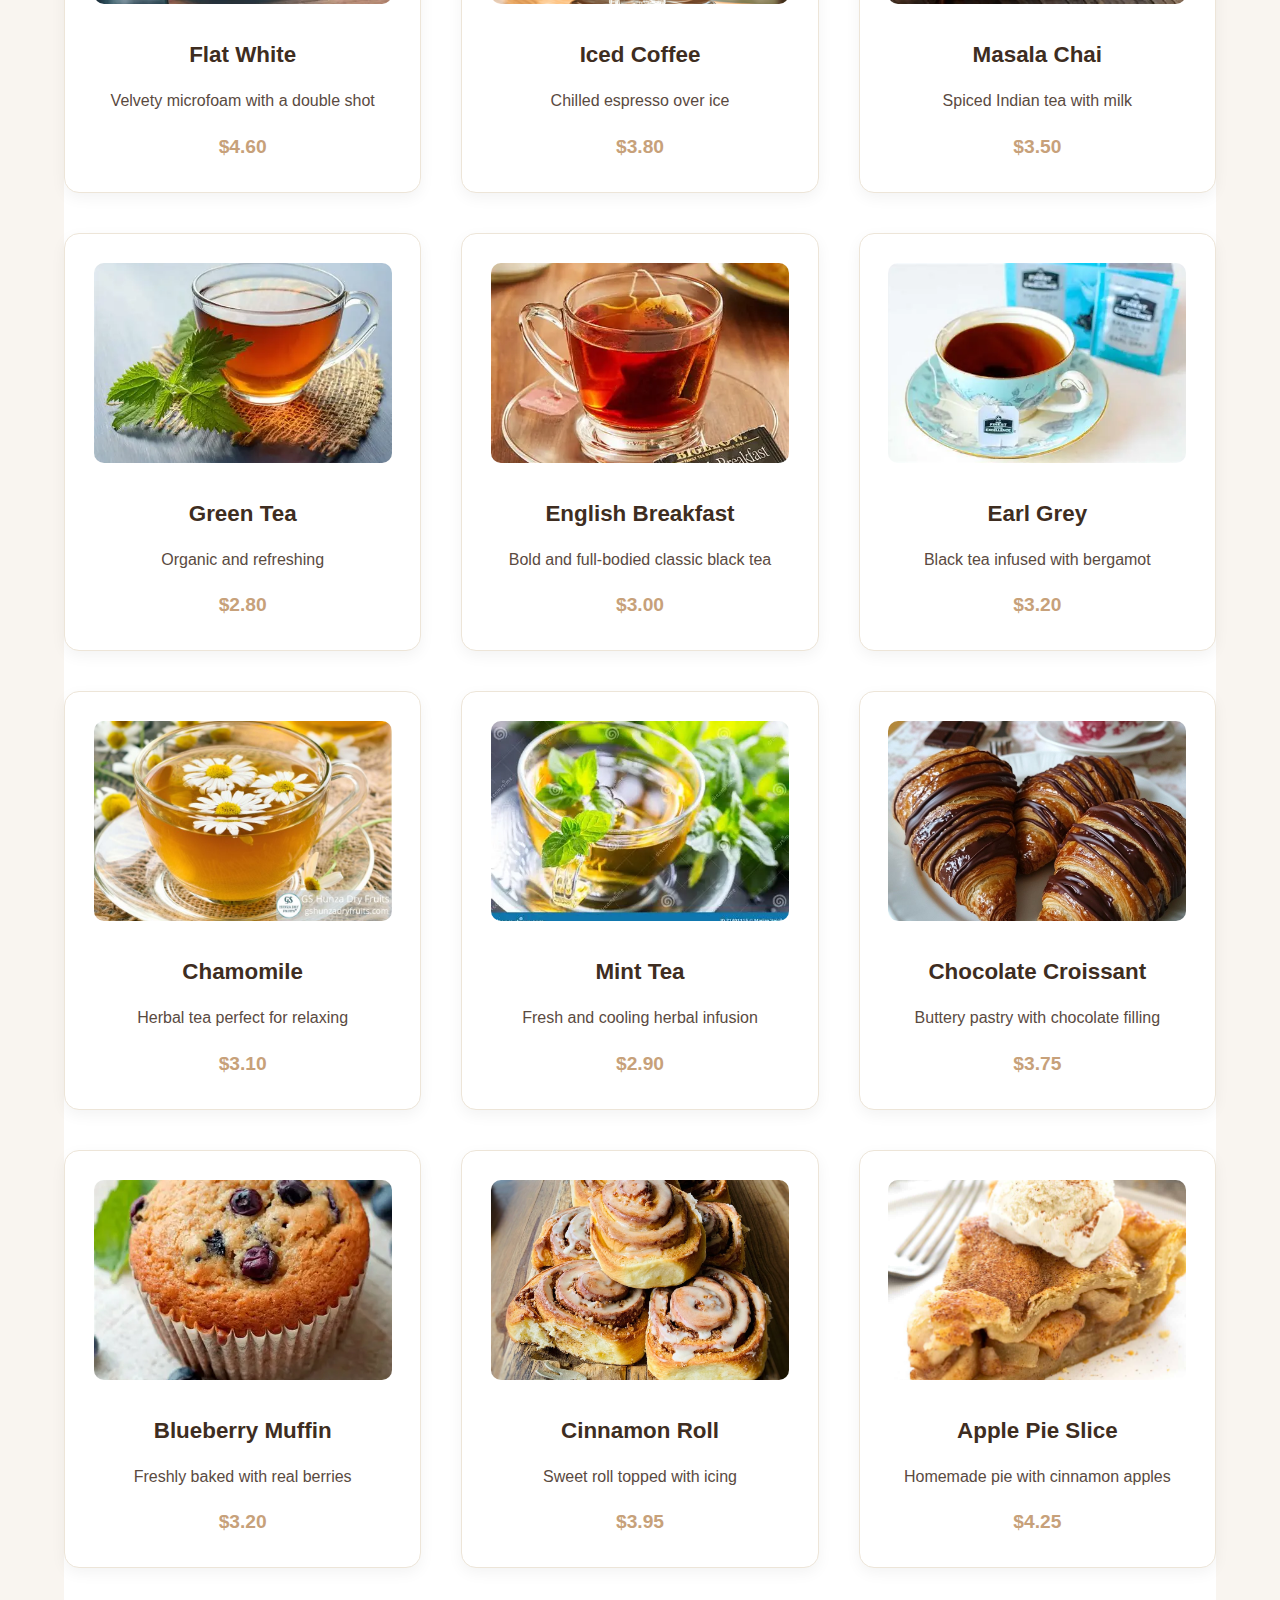
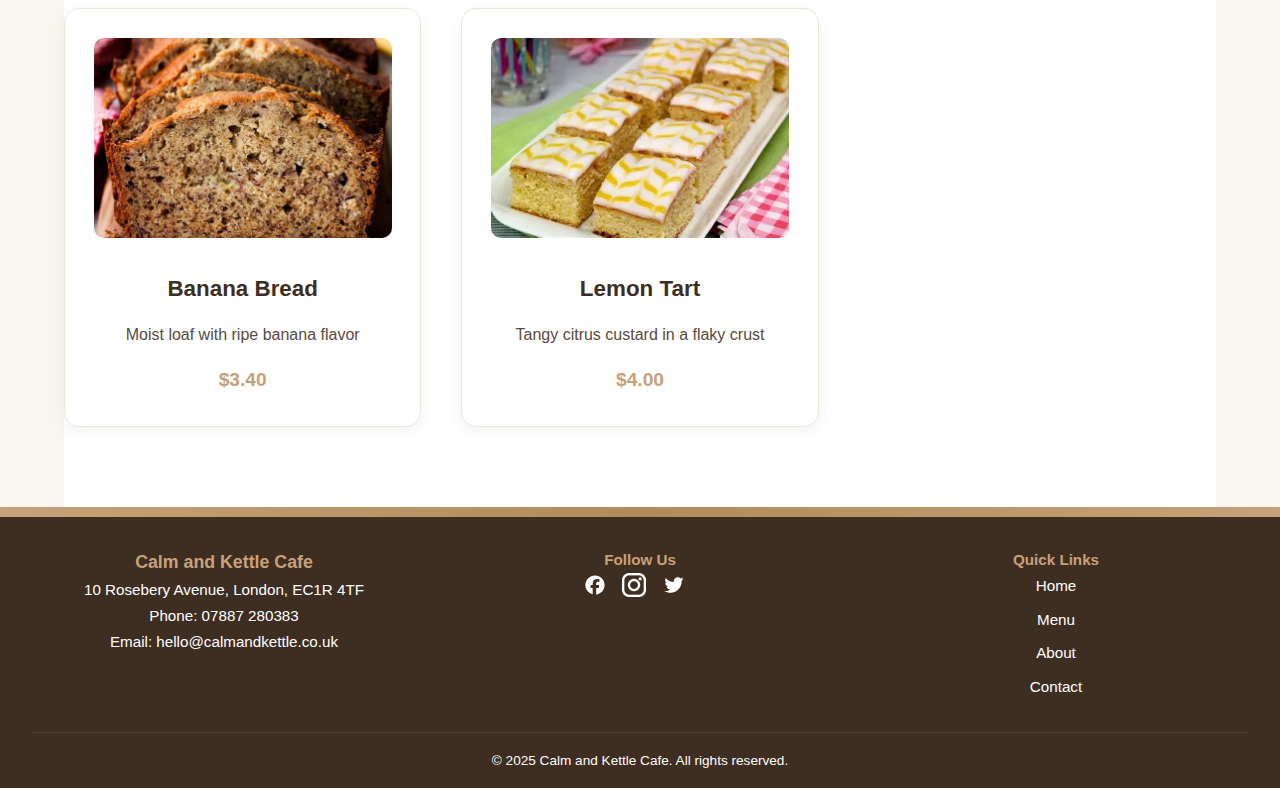
<file: clientsidefinalAssignment/menu.html>
<!DOCTYPE html>
<html lang="en">

<head>
  <meta charset="UTF-8" />
  <meta name="viewport" content="width=device-width, initial-scale=1.0" />
  <title>Calm and Kettle Cafe - Menu</title>
  <link rel="stylesheet" href="style.css" />
  <link rel="icon" href="C:\Users\ASUS\Downloads\Brown Retro Vintage Cafe and Restaurant Label Logo.png" />
</head>

<body>
  <header class="site-header">
    <div class="container nav-container">
      <img src="images/Brown Retro Vintage Cafe and Restaurant Label Logo.png" alt="Calm and Kettle Cafe Logo" class="logo" />

          <p style="font-family: 'Brush Script MT', cursive; font-size: 4rem;">
  Calm & Kettle
</p>
<nav>
        <ul class="nav-links">
          <li><a href="index.html">Home</a></li>
          <li><a href="menu.html" aria-current="page">Menu</a></li>
          <li><a href="about.html">About</a></li>
          <li><a href="contact.html">Contact</a></li>
          <li><a href="order.html" class="order-btn">Order/Book</a></li>
        </ul>
      </nav>
    </div>
  </header>

  <main class="menu-section container">
    <h1 class="menu-title">Our Menu</h1>

    <div class="menu-filters">
      <button class="filter-btn" data-category="all">All</button>
      <button class="filter-btn" data-category="coffee">Coffee</button>
      <button class="filter-btn" data-category="tea">Tea</button>
      <button class="filter-btn" data-category="pastries">Pastries</button>
    </div>

    <div class="menu-grid">
      <!-- Coffee Items -->
      <div class="menu-item coffee">
        <img src="images/espresso.webp" alt="Espresso" class="menu-img" />
        <h3>Espresso</h3>
        <p>Strong & bold single shot</p>
        <span>$3.00</span>
      </div>

      <div class="menu-item coffee">
        <img src="images/cappuciano.webp" alt="Cappuccino" class="menu-img" />
        <h3>Cappuccino</h3>
        <p>Espresso with steamed milk & foam</p>
        <span>$4.50</span>
      </div>

      <div class="menu-item coffee">
        <img src="images/latte.jpg" alt="Latte" class="menu-img" />
        <h3>Latte</h3>
        <p>Smooth espresso with steamed milk</p>
        <span>$4.75</span>
      </div>

      <div class="menu-item coffee">
        <img src="images/americano.webp" alt="Americano" class="menu-img" />
        <h3>Americano</h3>
        <p>Espresso with hot water</p>
        <span>$3.25</span>
      </div>

      <div class="menu-item coffee">
        <img src="images/mocha.webp" alt="Mocha" class="menu-img" />
        <h3>Mocha</h3>
        <p>Espresso with chocolate and steamed milk</p>
        <span>$5.00</span>
      </div>

      <div class="menu-item coffee">
        <img src="images/caramel macchiato.jpeg" alt="Caramel Macchiato" class="menu-img" />
        <h3>Caramel Macchiato</h3>
        <p>Rich espresso with caramel & milk foam</p>
        <span>$5.25</span>
      </div>

      <div class="menu-item coffee">
        <img src="images/flat white.webp" alt="Flat White" class="menu-img" />
        <h3>Flat White</h3>
        <p>Velvety microfoam with a double shot</p>
        <span>$4.60</span>
      </div>

      <div class="menu-item coffee">
        <img src="images/iced coffee.png" alt="Iced Coffee" class="menu-img" />
        <h3>Iced Coffee</h3>
        <p>Chilled espresso over ice</p>
        <span>$3.80</span>
      </div>

      <!-- Tea Items -->
      <div class="menu-item tea">
        <img src="images/masala chai.webp" alt="Masala Chai" class="menu-img" />
        <h3>Masala Chai</h3>
        <p>Spiced Indian tea with milk</p>
        <span>$3.50</span>
      </div>

      <div class="menu-item tea">
        <img src="images/green tea.webp" alt="Green Tea" class="menu-img" />
        <h3>Green Tea</h3>
        <p>Organic and refreshing</p>
        <span>$2.80</span>
      </div>

      <div class="menu-item tea">
        <img src="images/english breakfast tea.webp" alt="English Breakfast Tea" class="menu-img" />
        <h3>English Breakfast</h3>
        <p>Bold and full-bodied classic black tea</p>
        <span>$3.00</span>
      </div>

      <div class="menu-item tea">
        <img src="images/earl grey tea.webp" alt="Earl Grey Tea" class="menu-img" />
        <h3>Earl Grey</h3>
        <p>Black tea infused with bergamot</p>
        <span>$3.20</span>
      </div>

      <div class="menu-item tea">
        <img src="images/chamomile.jpeg" alt="Chamomile Tea" class="menu-img" />
        <h3>Chamomile</h3>
        <p>Herbal tea perfect for relaxing</p>
        <span>$3.10</span>
      </div>

      <div class="menu-item tea">
        <img src="images/mint tea.webp" alt="Mint Tea" class="menu-img" />
        <h3>Mint Tea</h3>
        <p>Fresh and cooling herbal infusion</p>
        <span>$2.90</span>
      </div>

      <!-- Pastries -->
      <div class="menu-item pastries">
        <img src="images/chocolate croissant.jpg" alt="Chocolate Croissant" class="menu-img" />
        <h3>Chocolate Croissant</h3>
        <p>Buttery pastry with chocolate filling</p>
        <span>$3.75</span>
      </div>

      <div class="menu-item pastries">
        <img src="images/blueberry muffins.webp" alt="Blueberry Muffin" class="menu-img" />
        <h3>Blueberry Muffin</h3>
        <p>Freshly baked with real berries</p>
        <span>$3.20</span>
      </div>

      <div class="menu-item pastries">
        <img src="images/cinnamoroll.jpg" alt="Cinnamon Roll" class="menu-img" />
        <h3>Cinnamon Roll</h3>
        <p>Sweet roll topped with icing</p>
        <span>$3.95</span>
      </div>

      <div class="menu-item pastries">
        <img src="images/apple pie slice.jpg" alt="Apple Pie Slice" class="menu-img" />
        <h3>Apple Pie Slice</h3>
        <p>Homemade pie with cinnamon apples</p>
        <span>$4.25</span>
      </div>

      <div class="menu-item pastries">
        <img src="images/banana bread.jpeg" alt="Banana Bread" class="menu-img" />
        <h3>Banana Bread</h3>
        <p>Moist loaf with ripe banana flavor</p>
        <span>$3.40</span>
      </div>

      <div class="menu-item pastries">
        <img src="images/lemon tray.webp" alt="Lemon Tart" class="menu-img" />
        <h3>Lemon Tart</h3>
        <p>Tangy citrus custard in a flaky crust</p>
        <span>$4.00</span>
      </div>
    </div>
  </main>

   <footer class="footer">
  <div class="footer-content">
    <div class="footer-left">
     <h3>Calm and Kettle Cafe</h3>
      <p>10 Rosebery Avenue, London, EC1R 4TF<br>
      Phone: 07887 280383<br>
      Email: hello@calmandkettle.co.uk</p>
    </div>

    <div class="footer-center">
      <h4>Follow Us</h4>
      <div class="social-icons">
        <a href="#"><img src="images/facebook-brands-solid-full.svg" alt="Facebook"></a>
        <a href="#"><img src="images/instagram.png" alt="Instagram"></a>
        <a href="#"><img src="images/twitter-brands-solid-full.svg" alt="Twitter"></a>
      </div>
    </div>

    <div class="footer-right">
      <h4>Quick Links</h4>
      <ul>
        <li><a href="index.html">Home</a></li>
        <li><a href="menu.html">Menu</a></li>
        <li><a href="about.html">About</a></li>
        <li><a href="contact.html">Contact</a></li>
      </ul>
    </div>
  </div>

  <div class="footer-bottom">
    <p>© 2025 Calm and Kettle Cafe. All rights reserved.</p>
  </div>
</footer>

  <script>
    const buttons = document.querySelectorAll(".filter-btn");
    const items = document.querySelectorAll(".menu-item");

    buttons.forEach(btn => {
      btn.addEventListener("click", () => {
        const category = btn.dataset.category;
        items.forEach(item => {
          item.style.display = (category === "all" || item.classList.contains(category)) ? "block" : "none";
        });
      });
    });
  </script>
</body>

</html>
</file>
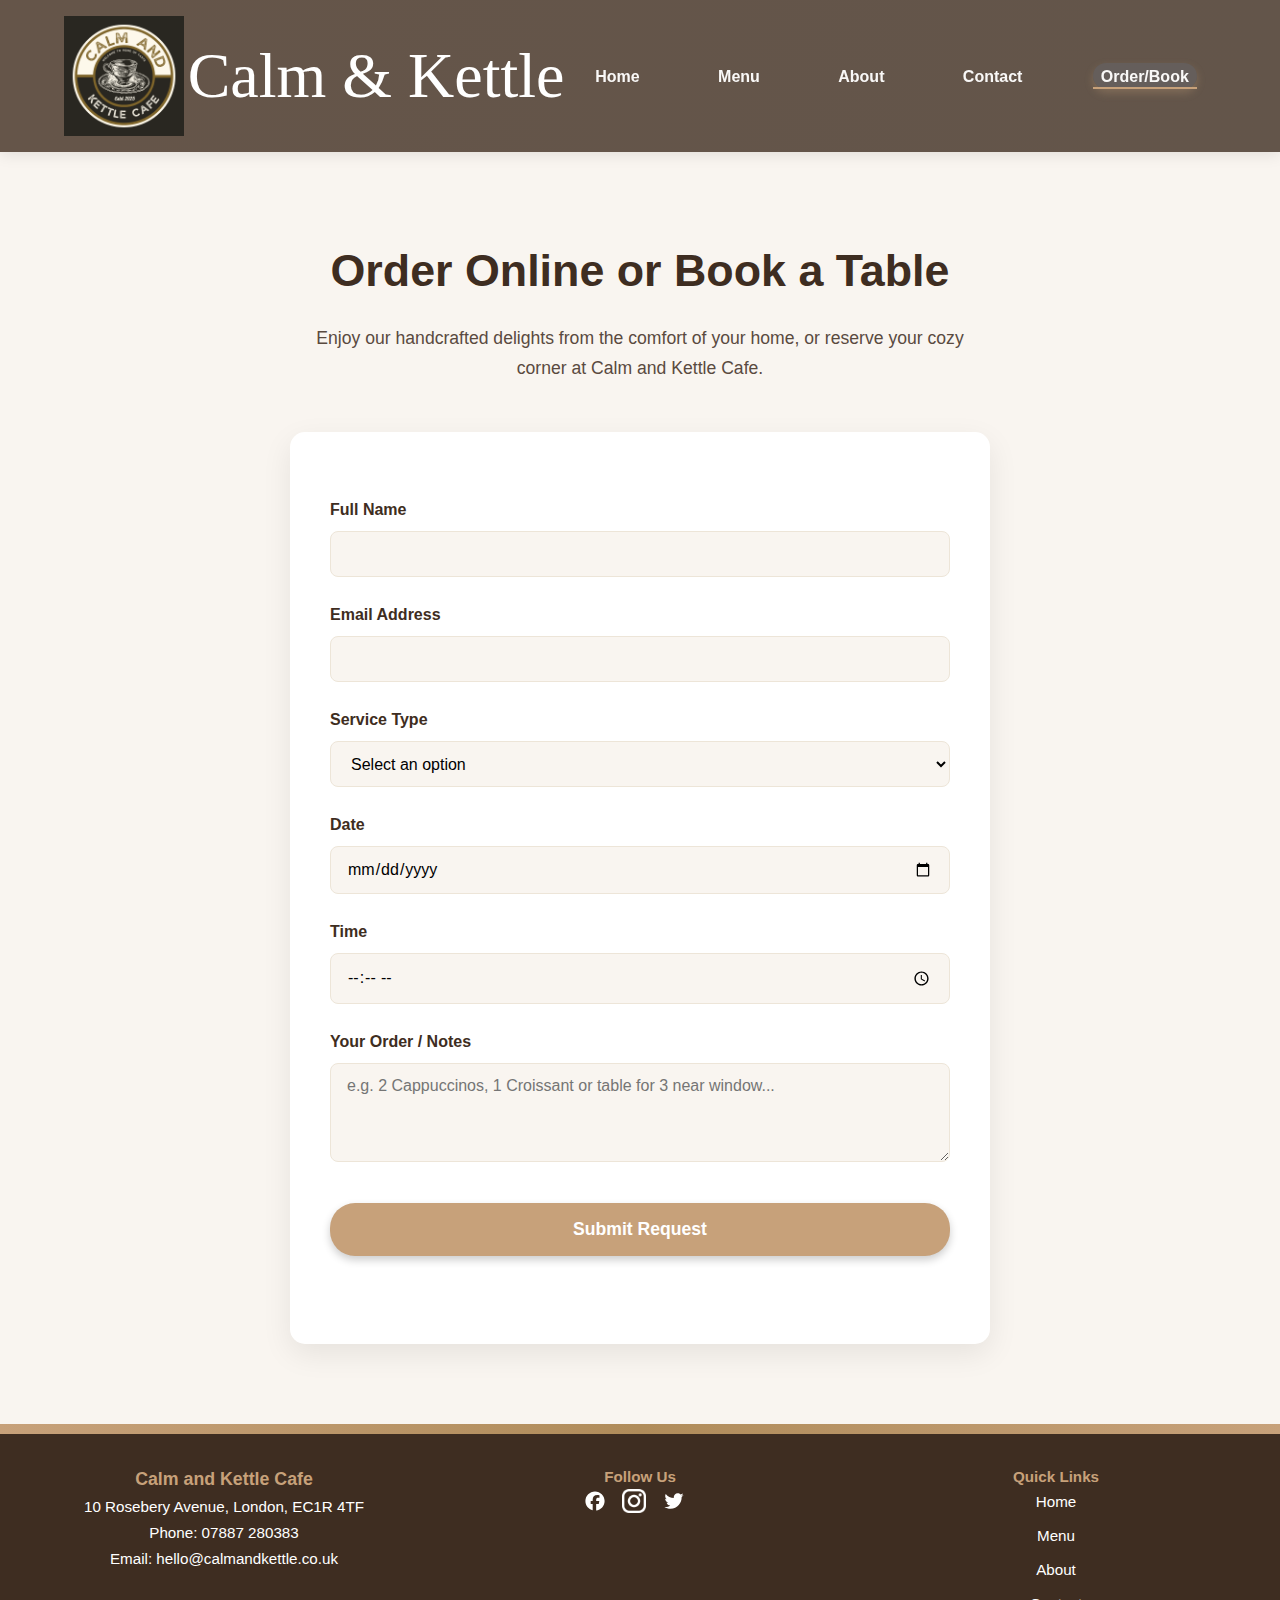
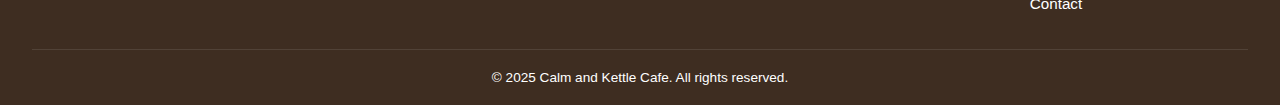
<file: clientsidefinalAssignment/order.html>
<!DOCTYPE html>
<html lang="en">

<head>
  <meta charset="UTF-8" />
  <meta name="viewport" content="width=device-width, initial-scale=1.0" />
  <title>Order or Book - Calm and Kettle Cafe</title>
  <link rel="stylesheet" href="style.css" />
  <link rel="icon" href="images/logo.png" />
</head>

<body>
  <header class="site-header">
    <div class="container nav-container">
      <img src="images/Brown Retro Vintage Cafe and Restaurant Label Logo.png" alt="Calm and Kettle Cafe Logo" class="logo" />
        <p style="font-family: 'Brush Script MT', cursive; font-size: 4rem;">
  Calm & Kettle
</p>
      <nav>
        <ul class="nav-links">
          <li><a href="index.html">Home</a></li>
          <li><a href="menu.html">Menu</a></li>
          <li><a href="about.html">About</a></li>
          <li><a href="contact.html">Contact</a></li>
          <li><a href="order.html" aria-current="page" class="order-btn">Order/Book</a></li>
        </ul>
      </nav>
    </div>
  </header>

  <main class="order-section container">
    <h1>Order Online or Book a Table</h1>
    <p>Enjoy our handcrafted delights from the comfort of your home, or reserve your cozy corner at Calm and Kettle Cafe.</p>

    <form id="orderForm" class="order-form">
      <label for="name">Full Name</label>
      <input type="text" id="name" name="name" required />

      <label for="email">Email Address</label>
      <input type="email" id="email" name="email" required />

      <label for="type">Service Type</label>
      <select id="type" name="type" required>
        <option value="">Select an option</option>
        <option value="table">Table Booking</option>
        <option value="takeaway">Takeaway Order</option>
      </select>

      <label for="date">Date</label>
      <input type="date" id="date" name="date" required />

      <label for="time">Time</label>
      <input type="time" id="time" name="time" required />

      <label for="items">Your Order / Notes</label>
      <textarea id="items" name="items" rows="4" placeholder="e.g. 2 Cappuccinos, 1 Croissant or table for 3 near window..." required></textarea>

      <button type="submit" class="btn">Submit Request</button>
      <p id="order-status"></p>
    </form>
  </main>

    <footer class="footer">
  <div class="footer-content">
    <div class="footer-left">
     <h3>Calm and Kettle Cafe</h3>
      <p>10 Rosebery Avenue, London, EC1R 4TF<br>
      Phone: 07887 280383<br>
      Email: hello@calmandkettle.co.uk</p>
    </div>

    <div class="footer-center">
      <h4>Follow Us</h4>
      <div class="social-icons">
        <a href="#"><img src="images/facebook-brands-solid-full.svg" alt="Facebook"></a>
        <a href="#"><img src="images/instagram.png" alt="Instagram"></a>
        <a href="#"><img src="images/twitter-brands-solid-full.svg" alt="Twitter"></a>
      </div>
    </div>

    <div class="footer-right">
      <h4>Quick Links</h4>
      <ul>
        <li><a href="index.html">Home</a></li>
        <li><a href="menu.html">Menu</a></li>
        <li><a href="about.html">About</a></li>
        <li><a href="contact.html">Contact</a></li>
      </ul>
    </div>
  </div>

  <div class="footer-bottom">
    <p>© 2025 Calm and Kettle Cafe. All rights reserved.</p>
  </div>
</footer>

  <script>
    document.getElementById("orderForm").addEventListener("submit", function (e) {
      e.preventDefault();
      document.getElementById("order-status").innerText = "Thank you! Your request has been received.";
      this.reset();
    });
  </script>
</body>

</html>
</file>
<file: style.css>
<<<<<<< HEAD
/* Global Styles */
* {
  margin: 0;
  padding: 0;
  box-sizing: border-box;
}

body {
  font-family: 'Poppins', sans-serif;
  background-color: #F9F5F0; 
  color: #3E2D21;            
  line-height: 1.7;
  scroll-behavior: smooth;
}

a {
  text-decoration: none;
  color: inherit;
  transition: all 0.3s ease;
}

/* Container Utility */
.container {
  width: 90%;
  max-width: 1200px;
  margin: auto;
  animation: fadeIn 0.8s ease-out;
}

@keyframes fadeIn {
  from { opacity: 0; transform: translateY(20px); }
  to { opacity: 1; transform: translateY(0); }
}

/* Header Styles */
header {
  background: linear-gradient(to right, #655549, #63554a); /* soft brown gradient */
  color: white;
  padding: 1rem 2rem;
  display: flex;
  align-items: center;
  justify-content: space-between;
  box-shadow: 0 2px 10px rgba(0,0,0,0.15);
  position: sticky;
  top: 0;
  z-index: 1000;
}

.site-header {
  background-color: #FFFFFF;
  padding: 1rem 0;
  box-shadow: 0 2px 15px rgba(0,0,0,0.1);
  position: sticky;
  top: 0;
  z-index: 1000;
  transition: all 0.3s ease;
}

.site-header.scrolled {
  padding: 0.5rem 0;
  background-color: rgba(255,255,255,0.95);
  backdrop-filter: blur(5px);
}


.nav-container {
  display: flex;
  align-items: center;
  justify-content: space-between;
  flex-wrap: wrap;
}

.logo {
  height: 120px;
  width: 120px;
  transition: transform 0.3s ease;
}

.logo:hover {
  transform: scale(1.05);
}
nav a {
  color: #fff;
  text-decoration: none;
  margin: 0 1.2rem;
  font-weight: 500;
  position: relative;
}

nav a:hover {
  color: #C7A17A;
}

nav a::after {
  content: '';
  position: absolute;
  width: 0%;
  height: 2px;
  bottom: -4px;
  left: 0;
  background-color: #C7A17A;
  transition: width 0.3s ease-in-out;
}

nav a:hover::after {
  width: 100%;
}

.nav-links {
  list-style: none;
  display: flex;
  flex-wrap: wrap;
  gap: 1.5rem;
}

.nav-links a {
  color: #f9f8f7;
  font-weight: 600;
  padding: 0.3rem 0.5rem;
  position: relative;
}

.nav-links a::after {
  content: '';
  position: absolute;
  width: 0;
  height: 2px;
  bottom: 0;
  left: 0;
  background-color: #C7A17A; /* Coffee gold */
  transition: width 0.3s ease;
}

.nav-links a:hover::after,
.nav-links a[aria-current='page']::after {
  width: 100%;
}

.order-btn {
  background-color: #655f5bf8; /* Coffee gold */
  color: #FFFFFF;
  padding: 0.5rem 1.5rem;
  border-radius: 25px;
  font-weight: bold;
  transition: all 0.3s ease;
  box-shadow: 0 4px 8px rgba(199, 161, 122, 0.3);
}

.order-btn:hover {
  background-color: #B08C5A;
  transform: translateY(-2px);
  box-shadow: 0 6px 12px rgba(199, 161, 122, 0.4);
}

/* Hero Section */
.hero {
  background: 
    linear-gradient(rgba(0,0,0,0.3), rgba(0,0,0,0.3)),
    url('images/home.jpeg') center/cover no-repeat;
  text-align: center;
  padding: 8rem 2rem;
  color: #FFFFFF;
  position: relative;
  overflow: hidden;
}

.hero::before {
  content: '';
  position: absolute;
  top: 0;
  left: 0;
  width: 100%;
  height: 100%;
  background: radial-gradient(ellipse at center, rgba(62,45,33,0.4) 0%, rgba(62,45,33,0.8) 100%);
  z-index: 0;
}

.hero-text {
  position: relative;
  z-index: 1;
  animation: slideUp 1s ease-out;
}

@keyframes slideUp {
  from { opacity: 0; transform: translateY(40px); }
  to { opacity: 1; transform: translateY(0); }
}

.hero-text h1 {
  font-size: 3.2rem;
  margin-bottom: 1.5rem;
  text-shadow: 0 2px 4px rgba(0,0,0,0.3);
}

.hero-text p {
  font-size: 1.4rem;
  margin-bottom: 2.5rem;
  max-width: 700px;
  margin-left: auto;
  margin-right: auto;
  text-shadow: 0 1px 2px rgba(0,0,0,0.3);
}

.btn {
  background-color: #C7A17A;
  color: #FFFFFF;
  padding: 1rem 2.5rem;
  border-radius: 25px;
  font-weight: bold;
  transition: all 0.3s ease;
  display: inline-block;
  box-shadow: 0 4px 8px rgba(0,0,0,0.2);
  border: none;
  font-size: 1.1rem;
  position: relative;
  overflow: hidden;
}

.btn:hover {
  background-color: #B08C5A;
  transform: translateY(-3px);
  box-shadow: 0 6px 12px rgba(0,0,0,0.3);
}

.btn::after {
  content: '';
  position: absolute;
  top: 50%;
  left: 50%;
  width: 5px;
  height: 5px;
  background: rgba(255, 255, 255, 0.5);
  opacity: 0;
  border-radius: 100%;
  transform: scale(1, 1) translate(-50%);
  transform-origin: 50% 50%;
}

.btn:focus:not(:active)::after {
  animation: ripple 1s ease-out;
}

@keyframes ripple {
  0% {
    transform: scale(0, 0);
    opacity: 0.5;
  }
  100% {
    transform: scale(20, 20);
    opacity: 0;
  }
}

/* Highlights Section */
.highlights {
  display: flex;
  flex-direction: column;
  gap: 3rem;
  margin: 5rem auto;
  text-align: center;
}

.highlight {
  perspective: 1000px;
}

.highlight-img-container {
  position: relative;
  width: 100%;
  max-width: 300px;
  height: 150px;
  margin: 0 auto 1.5rem;
  transform-style: preserve-3d;
  transition: transform 0.6s;
}

.highlight:hover .highlight-img-container {
  transform: rotateY(15deg);
}

.highlight-img {
  width: 100%;
  height: 66%;
  object-fit: cover;
  border-radius: 12px;
  box-shadow: 0 10px 25px rgba(62, 45, 33, 0.2);
  transition: all 0.4s ease;
}

.highlight:hover .highlight-img {
  transform: scale(1.03);
  box-shadow: 0 15px 30px rgba(62, 45, 33, 0.3);
}

.highlight h2 {
  color: #3E2D21;
  font-size: 1.8rem;
  margin-bottom: 0.8rem;
  position: relative;
  display: inline-block;
}

.highlight h2::after {
  content: '';
  position: absolute;
  width: 50%;
  height: 3px;
  bottom: -8px;
  left: 25%;
  background-color: #C7A17A;
  transform: scaleX(0);
  transform-origin: center;
  transition: transform 0.3s ease;
}

.highlight:hover h2::after {
  transform: scaleX(1);
}

.highlight p {
  font-size: 1.1rem;
  max-width: 400px;
  margin: auto;
  color: #5A4A3F;
}

/* Menu Section */
.menu-section {
  padding: 5rem 0;
  background-color: #FFFFFF;
  position: relative;
}

.menu-section::before {
  content: '';
  position: absolute;
  top: 0;
  left: 0;
  width: 100%;
  height: 100px;
  background: linear-gradient(to bottom, rgba(249,245,240,1), rgba(249,245,240,0));
  z-index: 1;
}

.menu-title {
  text-align: center;
  font-size: 2.8rem;
  color: #3E2D21;
  margin-bottom: 2.5rem;
  position: relative;
}

.menu-title::after {
  content: '';
  position: absolute;
  width: 80px;
  height: 4px;
  bottom: -15px;
  left: 50%;
  transform: translateX(-50%);
  background-color: #C7A17A;
  border-radius: 2px;
}

.menu-filters {
  text-align: center;
  margin-bottom: 3rem;
}

.filter-btn {
  padding: 0.6rem 1.5rem;
  margin: 0 0.5rem;
  border: none;
  border-radius: 25px;
  background-color: #F0E6D6;
  color: #3E2D21;
  font-weight: bold;
  cursor: pointer;
  transition: all 0.3s ease;
  box-shadow: 0 2px 5px rgba(0,0,0,0.05);
}

.filter-btn:hover, .filter-btn.active {
  background-color: #C7A17A;
  color: #FFFFFF;
  transform: translateY(-2px);
  box-shadow: 0 4px 8px rgba(199, 161, 122, 0.3);
}

.menu-grid {
  display: grid;
  grid-template-columns: 1fr;
  gap: 2.5rem;
}

.menu-item {
  background: #FFFFFF;
  border: 1px solid #EDE5D8;
  padding: 1.8rem;
  border-radius: 15px;
  box-shadow: 0 5px 15px rgba(0,0,0,0.05);
  text-align: center;
  transition: all 0.4s ease;
  position: relative;
  overflow: hidden;
}

.menu-item:hover {
  transform: translateY(-10px);
  box-shadow: 0 15px 30px rgba(62, 45, 33, 0.15);
}

.menu-item::before {
  content: '';
  position: absolute;
  top: 0;
  left: 0;
  width: 100%;
  height: 5px;
  background-color: #C7A17A;
  transform: scaleX(0);
  transform-origin: left;
  transition: transform 0.4s ease;
}

.menu-item:hover::before {
  transform: scaleX(1);
}

.menu-img {
  width: 100%;
  height: 200px;
  object-fit: cover;
  border-radius: 10px;
  margin-bottom: 1.5rem;
  transition: transform 0.4s ease;
}

.menu-item:hover .menu-img {
  transform: scale(1.05);
}

.menu-item h3 {
  margin-bottom: 0.8rem;
  color: #3E2D21;
  font-size: 1.4rem;
  transition: color 0.3s ease;
}

.menu-item:hover h3 {
  color: #C7A17A;
}

.menu-item p {
  font-size: 1rem;
  margin-bottom: 1rem;
  color: #5A4A3F;
}

.menu-item span {
  display: block;
  font-weight: bold;
  color: #C7A17A;
  font-size: 1.2rem;
  margin-top: 0.5rem;
}

/* Footer */
footer {
  text-align: center;
  padding: 3rem 1rem;
  background-color: #3E2D21;
  font-size: 0.9rem;
  color: #D9C7B3;
  position: relative;
}

footer::before {
  content: '';
  position: absolute;
  top: 0;
  left: 0;
  width: 100%;
  height: 10px;
  background: linear-gradient(to right, #C7A17A, #B08C5A, #C7A17A);
}

.social-links {
  display: flex;
  justify-content: center;
  gap: 1.5rem;
  margin: 1.5rem 0;
}

.social-link {
  width: 40px;
  height: 40px;
  border-radius: 50%;
  background-color: rgba(217, 199, 179, 0.2);
  display: flex;
  align-items: center;
  justify-content: center;
  transition: all 0.3s ease;
}

.social-link:hover {
  background-color: #C7A17A;
  transform: translateY(-3px);
}

/* About Page */
.about-section {
  padding: 5rem 0;
  background-color: #F9F5F0;
}

.about-section h1 {
  text-align: center;
  font-size: 2.8rem;
  margin-bottom: 1.5rem;
  color: #3E2D21;
}

.about-section p {
  max-width: 800px;
  margin: 0 auto 3rem;
  text-align: center;
  font-size: 1.2rem;
  color: #5A4A3F;
  line-height: 1.8;
}

.about-section h2 {
  text-align: center;
  color: #3E2D21;
  margin: 3rem 0 1.5rem;
  font-size: 2.2rem;
}

.team-grid {
  display: grid;
  grid-template-columns: 1fr;
  gap: 3rem;
  margin-top: 2rem;
  text-align: center;
}

.team-member {
  background: #FFFFFF;
  padding: 2rem;
  border-radius: 15px;
  box-shadow: 0 5px 20px rgba(0,0,0,0.08);
  transition: all 0.4s ease;
  position: relative;
  overflow: hidden;
}

.team-member:hover {
  transform: translateY(-10px);
  box-shadow: 0 15px 30px rgba(62, 45, 33, 0.15);
}

.team-member::after {
  content: '';
  position: absolute;
  bottom: 0;
  left: 0;
  width: 100%;
  height: 5px;
  background-color: #C7A17A;
  transform: scaleX(0);
  transform-origin: left;
  transition: transform 0.4s ease;
}

.team-member:hover::after {
  transform: scaleX(1);
}

.team-member img {
  width: 160px;
  height: 160px;
  border-radius: 50%;
  object-fit: cover;
  margin-bottom: 1.5rem;
  border: 5px solid #F0E6D6;
  transition: all 0.4s ease;
}

.team-member:hover img {
  border-color: #C7A17A;
  transform: scale(1.05);
}

.team-member h3 {
  color: #3E2D21;
  margin-bottom: 0.5rem;
  font-size: 1.4rem;
  transition: color 0.3s ease;
}

.team-member:hover h3 {
  color: #C7A17A;
}

.team-member p {
  color: #5A4A3F;
  font-style: italic;
}

/* Contact Page */
.contact-section {
  padding: 5rem 0;
  text-align: center;
  background-color: #F9F5F0;
}

.contact-section h1 {
  font-size: 2.8rem;
  color: #3E2D21;
  margin-bottom: 1rem;
}

.contact-section p {
  max-width: 700px;
  margin: 0 auto 3rem;
  color: #5A4A3F;
  font-size: 1.1rem;
}

.contact-wrapper {
  display: flex;
  flex-direction: column;
  gap: 3rem;
}

.contact-form {
  flex: 1;
  background-color: #FFFFFF;
  padding: 2.5rem;
  border-radius: 15px;
  box-shadow: 0 10px 30px rgba(0,0,0,0.08);
  transition: transform 0.4s ease;
}

.contact-form:hover {
  transform: translateY(-5px);
}

.contact-form label {
  display: block;
  margin-top: 1.5rem;
  margin-bottom: 0.5rem;
  text-align: left;
  font-weight: 600;
  color: #3E2D21;
}

.contact-form input,
.contact-form textarea {
  width: 100%;
  padding: 0.8rem 1rem;
  border: 1px solid #EDE5D8;
  border-radius: 8px;
  font-size: 1rem;
  font-family: inherit;
  background-color: #F9F5F0;
  transition: all 0.3s ease;
}

.contact-form input:focus,
.contact-form textarea:focus {
  outline: none;
  border-color: #C7A17A;
  box-shadow: 0 0 0 3px rgba(199, 161, 122, 0.2);
}

.contact-form button {
  margin-top: 2rem;
  width: 100%;
}

#form-status {
  margin-top: 1.5rem;
  color: #B08C5A;
  font-weight: 500;
  font-size: 1rem;
}

.map-container {
  flex: 1;
  padding: 2rem;
  background: #FFFFFF;
  border-radius: 15px;
  text-align: left;
  color: #3E2D21;
  box-shadow: 0 10px 30px rgba(0,0,0,0.08);
  transition: transform 0.4s ease;
}

.map-container:hover {
  transform: translateY(-5px);
}

.map-container h2 {
  color: #3E2D21;
  margin-bottom: 1rem;
  font-size: 1.8rem;
}

.map-container p {
  margin-bottom: 1rem;
  color: #5A4A3F;
  display: flex;
  align-items: center;
  gap: 0.5rem;
}

.map-container i {
  color: #C7A17A;
  font-size: 1.2rem;
}

/* Order Page */
.order-section {
  padding: 5rem 0;
  text-align: center;
  background-color: #F9F5F0;
}

.order-section h1 {
  font-size: 2.8rem;
  margin-bottom: 1rem;
  color: #3E2D21;
}

.order-section p {
  max-width: 700px;
  margin: 0 auto 3rem;
  color: #5A4A3F;
  font-size: 1.1rem;
}

.order-form {
  max-width: 700px;
  margin: 0 auto;
  background: #FFFFFF;
  padding: 2.5rem;
  border-radius: 15px;
  box-shadow: 0 10px 30px rgba(0,0,0,0.08);
  text-align: left;
  color: #3E2D21;
  transition: transform 0.4s ease;
}

.order-form:hover {
  transform: translateY(-5px);
}

.order-form label {
  display: block;
  margin: 1.5rem 0 0.5rem;
  font-weight: 600;
  color: #3E2D21;
}

.order-form input,
.order-form select,
.order-form textarea {
  width: 100%;
  padding: 0.8rem 1rem;
  border: 1px solid #EDE5D8;
  border-radius: 8px;
  font-size: 1rem;
  font-family: inherit;
  background-color: #F9F5F0;
  transition: all 0.3s ease;
}

.order-form input:focus,
.order-form select:focus,
.order-form textarea:focus {
  outline: none;
  border-color: #C7A17A;
  box-shadow: 0 0 0 3px rgba(199, 161, 122, 0.2);
}

.order-form button {
  margin-top: 2rem;
  width: 100%;
}

#order-status {
  margin-top: 1.5rem;
  color: #B08C5A;
  font-weight: 500;
  font-size: 1rem;
}

/* Responsive Design */
@media (min-width: 768px) {
  .contact-wrapper {
    flex-direction: row;
    justify-content: space-between;
    align-items: flex-start;
  }

  .contact-form,
  .map-container {
    width: 48%;
  }

  .team-grid {
    grid-template-columns: repeat(3, 1fr);
  }

  .hero-text h1 {
    font-size: 4rem;
  }

  .hero-text p {
    font-size: 1.6rem;
  }

  .highlights {
    flex-direction: row;
    justify-content: space-between;
  }

  .highlight {
    flex: 1;
    padding: 1rem;
  }

  .menu-grid {
    grid-template-columns: repeat(3, 1fr);
  }
}

/* Floating Coffee Beans Animation */
.coffee-bean {
  position: absolute;
  width: 30px;
  height: 20px;
  background-image: url('data:image/svg+xml;utf8,<svg xmlns="http://www.w3.org/2000/svg" viewBox="0 0 30 20"><path fill="%233E2D21" d="M15,0 C25,0 30,10 25,15 C20,20 10,20 5,15 C0,10 5,0 15,0 Z"/></svg>');
  opacity: 0.2;
  z-index: 0;
  animation: float 15s infinite linear;
}

@keyframes float {
  0% { transform: translateY(0) rotate(0deg); }
  50% { transform: translateY(-50px) rotate(180deg); }
  100% { transform: translateY(0) rotate(360deg); }
}
.footer {
  background-color: #3E2D21;
  color: #fff;
  padding: 2.5rem 2rem 1rem;
  font-size: 0.95rem;
}

.footer-content {
  display: flex;
  justify-content: space-between;
  flex-wrap: wrap;
  gap: 2rem;
  margin-bottom: 1.5rem;
}

.footer-content h3,
.footer-content h4 {
  color: #C7A17A;
}

.footer-left,
.footer-center,
.footer-right {
  flex: 1 1 200px;
}

.footer-right ul {
  list-style: none;
  padding: 0;
}

.footer-right ul li {
  margin-bottom: 0.5rem;
}

.footer-right ul li a {
  color: #fff;
  text-decoration: none;
}

.footer-right ul li a:hover {
  color: #C7A17A;
}

.social-icons a {
  margin-right: 0.7rem;
  display: inline-block;
}

.social-icons img {
  width: 24px;
  height: 24px;
  filter: brightness(0) invert(1); /* makes icons white */
  transition: transform 0.3s;
}

.social-icons img:hover {
  transform: scale(1.2);
}

.footer-bottom {
  border-top: 1px solid rgba(255, 255, 255, 0.1);
  padding-top: 1rem;
  text-align: center;
  font-size: 0.85rem;
}



=======
/* Global Styles */
* {
  margin: 0;
  padding: 0;
  box-sizing: border-box;
}

body {
  font-family: 'Poppins', sans-serif;
  background-color: #F9F5F0; 
  color: #3E2D21;            
  line-height: 1.7;
  scroll-behavior: smooth;
}

a {
  text-decoration: none;
  color: inherit;
  transition: all 0.3s ease;
}

/* Container Utility */
.container {
  width: 90%;
  max-width: 1200px;
  margin: auto;
  animation: fadeIn 0.8s ease-out;
}

@keyframes fadeIn {
  from { opacity: 0; transform: translateY(20px); }
  to { opacity: 1; transform: translateY(0); }
}

/* Header Styles */
header {
  background: linear-gradient(to right, #655549, #63554a); /* soft brown gradient */
  color: white;
  padding: 1rem 2rem;
  display: flex;
  align-items: center;
  justify-content: space-between;
  box-shadow: 0 2px 10px rgba(0,0,0,0.15);
  position: sticky;
  top: 0;
  z-index: 1000;
}

.site-header {
  background-color: #FFFFFF;
  padding: 1rem 0;
  box-shadow: 0 2px 15px rgba(0,0,0,0.1);
  position: sticky;
  top: 0;
  z-index: 1000;
  transition: all 0.3s ease;
}

.site-header.scrolled {
  padding: 0.5rem 0;
  background-color: rgba(255,255,255,0.95);
  backdrop-filter: blur(5px);
}


.nav-container {
  display: flex;
  align-items: center;
  justify-content: space-between;
  flex-wrap: wrap;
}

.logo {
  height: 120px;
  width: 120px;
  transition: transform 0.3s ease;
}

.logo:hover {
  transform: scale(1.05);
}
nav a {
  color: #fff;
  text-decoration: none;
  margin: 0 1.2rem;
  font-weight: 500;
  position: relative;
}

nav a:hover {
  color: #C7A17A;
}

nav a::after {
  content: '';
  position: absolute;
  width: 0%;
  height: 2px;
  bottom: -4px;
  left: 0;
  background-color: #C7A17A;
  transition: width 0.3s ease-in-out;
}

nav a:hover::after {
  width: 100%;
}

.nav-links {
  list-style: none;
  display: flex;
  flex-wrap: wrap;
  gap: 1.5rem;
}

.nav-links a {
  color: #f9f8f7;
  font-weight: 600;
  padding: 0.3rem 0.5rem;
  position: relative;
}

.nav-links a::after {
  content: '';
  position: absolute;
  width: 0;
  height: 2px;
  bottom: 0;
  left: 0;
  background-color: #C7A17A; /* Coffee gold */
  transition: width 0.3s ease;
}

.nav-links a:hover::after,
.nav-links a[aria-current='page']::after {
  width: 100%;
}

.order-btn {
  background-color: #655f5bf8; /* Coffee gold */
  color: #FFFFFF;
  padding: 0.5rem 1.5rem;
  border-radius: 25px;
  font-weight: bold;
  transition: all 0.3s ease;
  box-shadow: 0 4px 8px rgba(199, 161, 122, 0.3);
}

.order-btn:hover {
  background-color: #B08C5A;
  transform: translateY(-2px);
  box-shadow: 0 6px 12px rgba(199, 161, 122, 0.4);
}

/* Hero Section */
.hero {
  background: 
    linear-gradient(rgba(0,0,0,0.3), rgba(0,0,0,0.3)),
    url('images/home.jpeg') center/cover no-repeat;
  text-align: center;
  padding: 8rem 2rem;
  color: #FFFFFF;
  position: relative;
  overflow: hidden;
}

.hero::before {
  content: '';
  position: absolute;
  top: 0;
  left: 0;
  width: 100%;
  height: 100%;
  background: radial-gradient(ellipse at center, rgba(62,45,33,0.4) 0%, rgba(62,45,33,0.8) 100%);
  z-index: 0;
}

.hero-text {
  position: relative;
  z-index: 1;
  animation: slideUp 1s ease-out;
}

@keyframes slideUp {
  from { opacity: 0; transform: translateY(40px); }
  to { opacity: 1; transform: translateY(0); }
}

.hero-text h1 {
  font-size: 3.2rem;
  margin-bottom: 1.5rem;
  text-shadow: 0 2px 4px rgba(0,0,0,0.3);
}

.hero-text p {
  font-size: 1.4rem;
  margin-bottom: 2.5rem;
  max-width: 700px;
  margin-left: auto;
  margin-right: auto;
  text-shadow: 0 1px 2px rgba(0,0,0,0.3);
}

.btn {
  background-color: #C7A17A;
  color: #FFFFFF;
  padding: 1rem 2.5rem;
  border-radius: 25px;
  font-weight: bold;
  transition: all 0.3s ease;
  display: inline-block;
  box-shadow: 0 4px 8px rgba(0,0,0,0.2);
  border: none;
  font-size: 1.1rem;
  position: relative;
  overflow: hidden;
}

.btn:hover {
  background-color: #B08C5A;
  transform: translateY(-3px);
  box-shadow: 0 6px 12px rgba(0,0,0,0.3);
}

.btn::after {
  content: '';
  position: absolute;
  top: 50%;
  left: 50%;
  width: 5px;
  height: 5px;
  background: rgba(255, 255, 255, 0.5);
  opacity: 0;
  border-radius: 100%;
  transform: scale(1, 1) translate(-50%);
  transform-origin: 50% 50%;
}

.btn:focus:not(:active)::after {
  animation: ripple 1s ease-out;
}

@keyframes ripple {
  0% {
    transform: scale(0, 0);
    opacity: 0.5;
  }
  100% {
    transform: scale(20, 20);
    opacity: 0;
  }
}

/* Highlights Section */
.highlights {
  display: flex;
  flex-direction: column;
  gap: 3rem;
  margin: 5rem auto;
  text-align: center;
}

.highlight {
  perspective: 1000px;
}

.highlight-img-container {
  position: relative;
  width: 100%;
  max-width: 300px;
  height: 150px;
  margin: 0 auto 1.5rem;
  transform-style: preserve-3d;
  transition: transform 0.6s;
}

.highlight:hover .highlight-img-container {
  transform: rotateY(15deg);
}

.highlight-img {
  width: 100%;
  height: 66%;
  object-fit: cover;
  border-radius: 12px;
  box-shadow: 0 10px 25px rgba(62, 45, 33, 0.2);
  transition: all 0.4s ease;
}

.highlight:hover .highlight-img {
  transform: scale(1.03);
  box-shadow: 0 15px 30px rgba(62, 45, 33, 0.3);
}

.highlight h2 {
  color: #3E2D21;
  font-size: 1.8rem;
  margin-bottom: 0.8rem;
  position: relative;
  display: inline-block;
}

.highlight h2::after {
  content: '';
  position: absolute;
  width: 50%;
  height: 3px;
  bottom: -8px;
  left: 25%;
  background-color: #C7A17A;
  transform: scaleX(0);
  transform-origin: center;
  transition: transform 0.3s ease;
}

.highlight:hover h2::after {
  transform: scaleX(1);
}

.highlight p {
  font-size: 1.1rem;
  max-width: 400px;
  margin: auto;
  color: #5A4A3F;
}

/* Menu Section */
.menu-section {
  padding: 5rem 0;
  background-color: #FFFFFF;
  position: relative;
}

.menu-section::before {
  content: '';
  position: absolute;
  top: 0;
  left: 0;
  width: 100%;
  height: 100px;
  background: linear-gradient(to bottom, rgba(249,245,240,1), rgba(249,245,240,0));
  z-index: 1;
}

.menu-title {
  text-align: center;
  font-size: 2.8rem;
  color: #3E2D21;
  margin-bottom: 2.5rem;
  position: relative;
}

.menu-title::after {
  content: '';
  position: absolute;
  width: 80px;
  height: 4px;
  bottom: -15px;
  left: 50%;
  transform: translateX(-50%);
  background-color: #C7A17A;
  border-radius: 2px;
}

.menu-filters {
  text-align: center;
  margin-bottom: 3rem;
}

.filter-btn {
  padding: 0.6rem 1.5rem;
  margin: 0 0.5rem;
  border: none;
  border-radius: 25px;
  background-color: #F0E6D6;
  color: #3E2D21;
  font-weight: bold;
  cursor: pointer;
  transition: all 0.3s ease;
  box-shadow: 0 2px 5px rgba(0,0,0,0.05);
}

.filter-btn:hover, .filter-btn.active {
  background-color: #C7A17A;
  color: #FFFFFF;
  transform: translateY(-2px);
  box-shadow: 0 4px 8px rgba(199, 161, 122, 0.3);
}

.menu-grid {
  display: grid;
  grid-template-columns: 1fr;
  gap: 2.5rem;
}

.menu-item {
  background: #FFFFFF;
  border: 1px solid #EDE5D8;
  padding: 1.8rem;
  border-radius: 15px;
  box-shadow: 0 5px 15px rgba(0,0,0,0.05);
  text-align: center;
  transition: all 0.4s ease;
  position: relative;
  overflow: hidden;
}

.menu-item:hover {
  transform: translateY(-10px);
  box-shadow: 0 15px 30px rgba(62, 45, 33, 0.15);
}

.menu-item::before {
  content: '';
  position: absolute;
  top: 0;
  left: 0;
  width: 100%;
  height: 5px;
  background-color: #C7A17A;
  transform: scaleX(0);
  transform-origin: left;
  transition: transform 0.4s ease;
}

.menu-item:hover::before {
  transform: scaleX(1);
}

.menu-img {
  width: 100%;
  height: 200px;
  object-fit: cover;
  border-radius: 10px;
  margin-bottom: 1.5rem;
  transition: transform 0.4s ease;
}

.menu-item:hover .menu-img {
  transform: scale(1.05);
}

.menu-item h3 {
  margin-bottom: 0.8rem;
  color: #3E2D21;
  font-size: 1.4rem;
  transition: color 0.3s ease;
}

.menu-item:hover h3 {
  color: #C7A17A;
}

.menu-item p {
  font-size: 1rem;
  margin-bottom: 1rem;
  color: #5A4A3F;
}

.menu-item span {
  display: block;
  font-weight: bold;
  color: #C7A17A;
  font-size: 1.2rem;
  margin-top: 0.5rem;
}

/* Footer */
footer {
  text-align: center;
  padding: 3rem 1rem;
  background-color: #3E2D21;
  font-size: 0.9rem;
  color: #D9C7B3;
  position: relative;
}

footer::before {
  content: '';
  position: absolute;
  top: 0;
  left: 0;
  width: 100%;
  height: 10px;
  background: linear-gradient(to right, #C7A17A, #B08C5A, #C7A17A);
}

.social-links {
  display: flex;
  justify-content: center;
  gap: 1.5rem;
  margin: 1.5rem 0;
}

.social-link {
  width: 40px;
  height: 40px;
  border-radius: 50%;
  background-color: rgba(217, 199, 179, 0.2);
  display: flex;
  align-items: center;
  justify-content: center;
  transition: all 0.3s ease;
}

.social-link:hover {
  background-color: #C7A17A;
  transform: translateY(-3px);
}

/* About Page */
.about-section {
  padding: 5rem 0;
  background-color: #F9F5F0;
}

.about-section h1 {
  text-align: center;
  font-size: 2.8rem;
  margin-bottom: 1.5rem;
  color: #3E2D21;
}

.about-section p {
  max-width: 800px;
  margin: 0 auto 3rem;
  text-align: center;
  font-size: 1.2rem;
  color: #5A4A3F;
  line-height: 1.8;
}

.about-section h2 {
  text-align: center;
  color: #3E2D21;
  margin: 3rem 0 1.5rem;
  font-size: 2.2rem;
}

.team-grid {
  display: grid;
  grid-template-columns: 1fr;
  gap: 3rem;
  margin-top: 2rem;
  text-align: center;
}

.team-member {
  background: #FFFFFF;
  padding: 2rem;
  border-radius: 15px;
  box-shadow: 0 5px 20px rgba(0,0,0,0.08);
  transition: all 0.4s ease;
  position: relative;
  overflow: hidden;
}

.team-member:hover {
  transform: translateY(-10px);
  box-shadow: 0 15px 30px rgba(62, 45, 33, 0.15);
}

.team-member::after {
  content: '';
  position: absolute;
  bottom: 0;
  left: 0;
  width: 100%;
  height: 5px;
  background-color: #C7A17A;
  transform: scaleX(0);
  transform-origin: left;
  transition: transform 0.4s ease;
}

.team-member:hover::after {
  transform: scaleX(1);
}

.team-member img {
  width: 160px;
  height: 160px;
  border-radius: 50%;
  object-fit: cover;
  margin-bottom: 1.5rem;
  border: 5px solid #F0E6D6;
  transition: all 0.4s ease;
}

.team-member:hover img {
  border-color: #C7A17A;
  transform: scale(1.05);
}

.team-member h3 {
  color: #3E2D21;
  margin-bottom: 0.5rem;
  font-size: 1.4rem;
  transition: color 0.3s ease;
}

.team-member:hover h3 {
  color: #C7A17A;
}

.team-member p {
  color: #5A4A3F;
  font-style: italic;
}

/* Contact Page */
.contact-section {
  padding: 5rem 0;
  text-align: center;
  background-color: #F9F5F0;
}

.contact-section h1 {
  font-size: 2.8rem;
  color: #3E2D21;
  margin-bottom: 1rem;
}

.contact-section p {
  max-width: 700px;
  margin: 0 auto 3rem;
  color: #5A4A3F;
  font-size: 1.1rem;
}

.contact-wrapper {
  display: flex;
  flex-direction: column;
  gap: 3rem;
}

.contact-form {
  flex: 1;
  background-color: #FFFFFF;
  padding: 2.5rem;
  border-radius: 15px;
  box-shadow: 0 10px 30px rgba(0,0,0,0.08);
  transition: transform 0.4s ease;
}

.contact-form:hover {
  transform: translateY(-5px);
}

.contact-form label {
  display: block;
  margin-top: 1.5rem;
  margin-bottom: 0.5rem;
  text-align: left;
  font-weight: 600;
  color: #3E2D21;
}

.contact-form input,
.contact-form textarea {
  width: 100%;
  padding: 0.8rem 1rem;
  border: 1px solid #EDE5D8;
  border-radius: 8px;
  font-size: 1rem;
  font-family: inherit;
  background-color: #F9F5F0;
  transition: all 0.3s ease;
}

.contact-form input:focus,
.contact-form textarea:focus {
  outline: none;
  border-color: #C7A17A;
  box-shadow: 0 0 0 3px rgba(199, 161, 122, 0.2);
}

.contact-form button {
  margin-top: 2rem;
  width: 100%;
}

#form-status {
  margin-top: 1.5rem;
  color: #B08C5A;
  font-weight: 500;
  font-size: 1rem;
}

.map-container {
  flex: 1;
  padding: 2rem;
  background: #FFFFFF;
  border-radius: 15px;
  text-align: left;
  color: #3E2D21;
  box-shadow: 0 10px 30px rgba(0,0,0,0.08);
  transition: transform 0.4s ease;
}

.map-container:hover {
  transform: translateY(-5px);
}

.map-container h2 {
  color: #3E2D21;
  margin-bottom: 1rem;
  font-size: 1.8rem;
}

.map-container p {
  margin-bottom: 1rem;
  color: #5A4A3F;
  display: flex;
  align-items: center;
  gap: 0.5rem;
}

.map-container i {
  color: #C7A17A;
  font-size: 1.2rem;
}

/* Order Page */
.order-section {
  padding: 5rem 0;
  text-align: center;
  background-color: #F9F5F0;
}

.order-section h1 {
  font-size: 2.8rem;
  margin-bottom: 1rem;
  color: #3E2D21;
}

.order-section p {
  max-width: 700px;
  margin: 0 auto 3rem;
  color: #5A4A3F;
  font-size: 1.1rem;
}

.order-form {
  max-width: 700px;
  margin: 0 auto;
  background: #FFFFFF;
  padding: 2.5rem;
  border-radius: 15px;
  box-shadow: 0 10px 30px rgba(0,0,0,0.08);
  text-align: left;
  color: #3E2D21;
  transition: transform 0.4s ease;
}

.order-form:hover {
  transform: translateY(-5px);
}

.order-form label {
  display: block;
  margin: 1.5rem 0 0.5rem;
  font-weight: 600;
  color: #3E2D21;
}

.order-form input,
.order-form select,
.order-form textarea {
  width: 100%;
  padding: 0.8rem 1rem;
  border: 1px solid #EDE5D8;
  border-radius: 8px;
  font-size: 1rem;
  font-family: inherit;
  background-color: #F9F5F0;
  transition: all 0.3s ease;
}

.order-form input:focus,
.order-form select:focus,
.order-form textarea:focus {
  outline: none;
  border-color: #C7A17A;
  box-shadow: 0 0 0 3px rgba(199, 161, 122, 0.2);
}

.order-form button {
  margin-top: 2rem;
  width: 100%;
}

#order-status {
  margin-top: 1.5rem;
  color: #B08C5A;
  font-weight: 500;
  font-size: 1rem;
}

/* Responsive Design */
@media (min-width: 768px) {
  .contact-wrapper {
    flex-direction: row;
    justify-content: space-between;
    align-items: flex-start;
  }

  .contact-form,
  .map-container {
    width: 48%;
  }

  .team-grid {
    grid-template-columns: repeat(3, 1fr);
  }

  .hero-text h1 {
    font-size: 4rem;
  }

  .hero-text p {
    font-size: 1.6rem;
  }

  .highlights {
    flex-direction: row;
    justify-content: space-between;
  }

  .highlight {
    flex: 1;
    padding: 1rem;
  }

  .menu-grid {
    grid-template-columns: repeat(3, 1fr);
  }
}

/* Floating Coffee Beans Animation */
.coffee-bean {
  position: absolute;
  width: 30px;
  height: 20px;
  background-image: url('data:image/svg+xml;utf8,<svg xmlns="http://www.w3.org/2000/svg" viewBox="0 0 30 20"><path fill="%233E2D21" d="M15,0 C25,0 30,10 25,15 C20,20 10,20 5,15 C0,10 5,0 15,0 Z"/></svg>');
  opacity: 0.2;
  z-index: 0;
  animation: float 15s infinite linear;
}

@keyframes float {
  0% { transform: translateY(0) rotate(0deg); }
  50% { transform: translateY(-50px) rotate(180deg); }
  100% { transform: translateY(0) rotate(360deg); }
}
.footer {
  background-color: #3E2D21;
  color: #fff;
  padding: 2.5rem 2rem 1rem;
  font-size: 0.95rem;
}

.footer-content {
  display: flex;
  justify-content: space-between;
  flex-wrap: wrap;
  gap: 2rem;
  margin-bottom: 1.5rem;
}

.footer-content h3,
.footer-content h4 {
  color: #C7A17A;
}

.footer-left,
.footer-center,
.footer-right {
  flex: 1 1 200px;
}

.footer-right ul {
  list-style: none;
  padding: 0;
}

.footer-right ul li {
  margin-bottom: 0.5rem;
}

.footer-right ul li a {
  color: #fff;
  text-decoration: none;
}

.footer-right ul li a:hover {
  color: #C7A17A;
}

.social-icons a {
  margin-right: 0.7rem;
  display: inline-block;
}

.social-icons img {
  width: 24px;
  height: 24px;
  filter: brightness(0) invert(1); /* makes icons white */
  transition: transform 0.3s;
}

.social-icons img:hover {
  transform: scale(1.2);
}

.footer-bottom {
  border-top: 1px solid rgba(255, 255, 255, 0.1);
  padding-top: 1rem;
  text-align: center;
  font-size: 0.85rem;
}



>>>>>>> 7305c6742baf7cd22b9b47f4e1c7e8bb36ecbb90
</file>
<file: clientsidefinalAssignment/style.css>
/* Global Styles */
* {
  margin: 0;
  padding: 0;
  box-sizing: border-box;
}

body {
  font-family: 'Poppins', sans-serif;
  background-color: #F9F5F0; 
  color: #3E2D21;            
  line-height: 1.7;
  scroll-behavior: smooth;
}

a {
  text-decoration: none;
  color: inherit;
  transition: all 0.3s ease;
}

/* Container Utility */
.container {
  width: 90%;
  max-width: 1200px;
  margin: auto;
  animation: fadeIn 0.8s ease-out;
}

@keyframes fadeIn {
  from { opacity: 0; transform: translateY(20px); }
  to { opacity: 1; transform: translateY(0); }
}

/* Header Styles */
header {
  background: linear-gradient(to right, #655549, #63554a); /* soft brown gradient */
  color: white;
  padding: 1rem 2rem;
  display: flex;
  align-items: center;
  justify-content: space-between;
  box-shadow: 0 2px 10px rgba(0,0,0,0.15);
  position: sticky;
  top: 0;
  z-index: 1000;
}

.site-header {
  background-color: #FFFFFF;
  padding: 1rem 0;
  box-shadow: 0 2px 15px rgba(0,0,0,0.1);
  position: sticky;
  top: 0;
  z-index: 1000;
  transition: all 0.3s ease;
}

.site-header.scrolled {
  padding: 0.5rem 0;
  background-color: rgba(255,255,255,0.95);
  backdrop-filter: blur(5px);
}


.nav-container {
  display: flex;
  align-items: center;
  justify-content: space-between;
  flex-wrap: wrap;
}

.logo {
  height: 120px;
  width: 120px;
  transition: transform 0.3s ease;
}

.logo:hover {
  transform: scale(1.05);
}
nav a {
  color: #fff;
  text-decoration: none;
  margin: 0 1.2rem;
  font-weight: 500;
  position: relative;
}

nav a:hover {
  color: #C7A17A;
}

nav a::after {
  content: '';
  position: absolute;
  width: 0%;
  height: 2px;
  bottom: -4px;
  left: 0;
  background-color: #C7A17A;
  transition: width 0.3s ease-in-out;
}

nav a:hover::after {
  width: 100%;
}

.nav-links {
  list-style: none;
  display: flex;
  flex-wrap: wrap;
  gap: 1.5rem;
}

.nav-links a {
  color: #f9f8f7;
  font-weight: 600;
  padding: 0.3rem 0.5rem;
  position: relative;
}

.nav-links a::after {
  content: '';
  position: absolute;
  width: 0;
  height: 2px;
  bottom: 0;
  left: 0;
  background-color: #C7A17A; /* Coffee gold */
  transition: width 0.3s ease;
}

.nav-links a:hover::after,
.nav-links a[aria-current='page']::after {
  width: 100%;
}

.order-btn {
  background-color: #655f5bf8; /* Coffee gold */
  color: #FFFFFF;
  padding: 0.5rem 1.5rem;
  border-radius: 25px;
  font-weight: bold;
  transition: all 0.3s ease;
  box-shadow: 0 4px 8px rgba(199, 161, 122, 0.3);
}

.order-btn:hover {
  background-color: #B08C5A;
  transform: translateY(-2px);
  box-shadow: 0 6px 12px rgba(199, 161, 122, 0.4);
}

/* Hero Section */
.hero {
  background: 
    linear-gradient(rgba(0,0,0,0.3), rgba(0,0,0,0.3)),
    url('images/home.jpeg') center/cover no-repeat;
  text-align: center;
  padding: 8rem 2rem;
  color: #FFFFFF;
  position: relative;
  overflow: hidden;
}

.hero::before {
  content: '';
  position: absolute;
  top: 0;
  left: 0;
  width: 100%;
  height: 100%;
  background: radial-gradient(ellipse at center, rgba(62,45,33,0.4) 0%, rgba(62,45,33,0.8) 100%);
  z-index: 0;
}

.hero-text {
  position: relative;
  z-index: 1;
  animation: slideUp 1s ease-out;
}

@keyframes slideUp {
  from { opacity: 0; transform: translateY(40px); }
  to { opacity: 1; transform: translateY(0); }
}

.hero-text h1 {
  font-size: 3.2rem;
  margin-bottom: 1.5rem;
  text-shadow: 0 2px 4px rgba(0,0,0,0.3);
}

.hero-text p {
  font-size: 1.4rem;
  margin-bottom: 2.5rem;
  max-width: 700px;
  margin-left: auto;
  margin-right: auto;
  text-shadow: 0 1px 2px rgba(0,0,0,0.3);
}

.btn {
  background-color: #C7A17A;
  color: #FFFFFF;
  padding: 1rem 2.5rem;
  border-radius: 25px;
  font-weight: bold;
  transition: all 0.3s ease;
  display: inline-block;
  box-shadow: 0 4px 8px rgba(0,0,0,0.2);
  border: none;
  font-size: 1.1rem;
  position: relative;
  overflow: hidden;
}

.btn:hover {
  background-color: #B08C5A;
  transform: translateY(-3px);
  box-shadow: 0 6px 12px rgba(0,0,0,0.3);
}

.btn::after {
  content: '';
  position: absolute;
  top: 50%;
  left: 50%;
  width: 5px;
  height: 5px;
  background: rgba(255, 255, 255, 0.5);
  opacity: 0;
  border-radius: 100%;
  transform: scale(1, 1) translate(-50%);
  transform-origin: 50% 50%;
}

.btn:focus:not(:active)::after {
  animation: ripple 1s ease-out;
}

@keyframes ripple {
  0% {
    transform: scale(0, 0);
    opacity: 0.5;
  }
  100% {
    transform: scale(20, 20);
    opacity: 0;
  }
}

/* Highlights Section */
.highlights {
  display: flex;
  flex-direction: column;
  gap: 3rem;
  margin: 5rem auto;
  text-align: center;
}

.highlight {
  perspective: 1000px;
}

.highlight-img-container {
  position: relative;
  width: 100%;
  max-width: 300px;
  height: 150px;
  margin: 0 auto 1.5rem;
  transform-style: preserve-3d;
  transition: transform 0.6s;
}

.highlight:hover .highlight-img-container {
  transform: rotateY(15deg);
}

.highlight-img {
  width: 100%;
  height: 66%;
  object-fit: cover;
  border-radius: 12px;
  box-shadow: 0 10px 25px rgba(62, 45, 33, 0.2);
  transition: all 0.4s ease;
}

.highlight:hover .highlight-img {
  transform: scale(1.03);
  box-shadow: 0 15px 30px rgba(62, 45, 33, 0.3);
}

.highlight h2 {
  color: #3E2D21;
  font-size: 1.8rem;
  margin-bottom: 0.8rem;
  position: relative;
  display: inline-block;
}

.highlight h2::after {
  content: '';
  position: absolute;
  width: 50%;
  height: 3px;
  bottom: -8px;
  left: 25%;
  background-color: #C7A17A;
  transform: scaleX(0);
  transform-origin: center;
  transition: transform 0.3s ease;
}

.highlight:hover h2::after {
  transform: scaleX(1);
}

.highlight p {
  font-size: 1.1rem;
  max-width: 400px;
  margin: auto;
  color: #5A4A3F;
}

/* Menu Section */
.menu-section {
  padding: 5rem 0;
  background-color: #FFFFFF;
  position: relative;
}

.menu-section::before {
  content: '';
  position: absolute;
  top: 0;
  left: 0;
  width: 100%;
  height: 100px;
  background: linear-gradient(to bottom, rgba(249,245,240,1), rgba(249,245,240,0));
  z-index: 1;
}

.menu-title {
  text-align: center;
  font-size: 2.8rem;
  color: #3E2D21;
  margin-bottom: 2.5rem;
  position: relative;
}

.menu-title::after {
  content: '';
  position: absolute;
  width: 80px;
  height: 4px;
  bottom: -15px;
  left: 50%;
  transform: translateX(-50%);
  background-color: #C7A17A;
  border-radius: 2px;
}

.menu-filters {
  text-align: center;
  margin-bottom: 3rem;
}

.filter-btn {
  padding: 0.6rem 1.5rem;
  margin: 0 0.5rem;
  border: none;
  border-radius: 25px;
  background-color: #F0E6D6;
  color: #3E2D21;
  font-weight: bold;
  cursor: pointer;
  transition: all 0.3s ease;
  box-shadow: 0 2px 5px rgba(0,0,0,0.05);
}

.filter-btn:hover, .filter-btn.active {
  background-color: #C7A17A;
  color: #FFFFFF;
  transform: translateY(-2px);
  box-shadow: 0 4px 8px rgba(199, 161, 122, 0.3);
}

.menu-grid {
  display: grid;
  grid-template-columns: 1fr;
  gap: 2.5rem;
}

.menu-item {
  background: #FFFFFF;
  border: 1px solid #EDE5D8;
  padding: 1.8rem;
  border-radius: 15px;
  box-shadow: 0 5px 15px rgba(0,0,0,0.05);
  text-align: center;
  transition: all 0.4s ease;
  position: relative;
  overflow: hidden;
}

.menu-item:hover {
  transform: translateY(-10px);
  box-shadow: 0 15px 30px rgba(62, 45, 33, 0.15);
}

.menu-item::before {
  content: '';
  position: absolute;
  top: 0;
  left: 0;
  width: 100%;
  height: 5px;
  background-color: #C7A17A;
  transform: scaleX(0);
  transform-origin: left;
  transition: transform 0.4s ease;
}

.menu-item:hover::before {
  transform: scaleX(1);
}

.menu-img {
  width: 100%;
  height: 200px;
  object-fit: cover;
  border-radius: 10px;
  margin-bottom: 1.5rem;
  transition: transform 0.4s ease;
}

.menu-item:hover .menu-img {
  transform: scale(1.05);
}

.menu-item h3 {
  margin-bottom: 0.8rem;
  color: #3E2D21;
  font-size: 1.4rem;
  transition: color 0.3s ease;
}

.menu-item:hover h3 {
  color: #C7A17A;
}

.menu-item p {
  font-size: 1rem;
  margin-bottom: 1rem;
  color: #5A4A3F;
}

.menu-item span {
  display: block;
  font-weight: bold;
  color: #C7A17A;
  font-size: 1.2rem;
  margin-top: 0.5rem;
}

/* Footer */
footer {
  text-align: center;
  padding: 3rem 1rem;
  background-color: #3E2D21;
  font-size: 0.9rem;
  color: #D9C7B3;
  position: relative;
}

footer::before {
  content: '';
  position: absolute;
  top: 0;
  left: 0;
  width: 100%;
  height: 10px;
  background: linear-gradient(to right, #C7A17A, #B08C5A, #C7A17A);
}

.social-links {
  display: flex;
  justify-content: center;
  gap: 1.5rem;
  margin: 1.5rem 0;
}

.social-link {
  width: 40px;
  height: 40px;
  border-radius: 50%;
  background-color: rgba(217, 199, 179, 0.2);
  display: flex;
  align-items: center;
  justify-content: center;
  transition: all 0.3s ease;
}

.social-link:hover {
  background-color: #C7A17A;
  transform: translateY(-3px);
}

/* About Page */
.about-section {
  padding: 5rem 0;
  background-color: #F9F5F0;
}

.about-section h1 {
  text-align: center;
  font-size: 2.8rem;
  margin-bottom: 1.5rem;
  color: #3E2D21;
}

.about-section p {
  max-width: 800px;
  margin: 0 auto 3rem;
  text-align: center;
  font-size: 1.2rem;
  color: #5A4A3F;
  line-height: 1.8;
}

.about-section h2 {
  text-align: center;
  color: #3E2D21;
  margin: 3rem 0 1.5rem;
  font-size: 2.2rem;
}

.team-grid {
  display: grid;
  grid-template-columns: 1fr;
  gap: 3rem;
  margin-top: 2rem;
  text-align: center;
}

.team-member {
  background: #FFFFFF;
  padding: 2rem;
  border-radius: 15px;
  box-shadow: 0 5px 20px rgba(0,0,0,0.08);
  transition: all 0.4s ease;
  position: relative;
  overflow: hidden;
}

.team-member:hover {
  transform: translateY(-10px);
  box-shadow: 0 15px 30px rgba(62, 45, 33, 0.15);
}

.team-member::after {
  content: '';
  position: absolute;
  bottom: 0;
  left: 0;
  width: 100%;
  height: 5px;
  background-color: #C7A17A;
  transform: scaleX(0);
  transform-origin: left;
  transition: transform 0.4s ease;
}

.team-member:hover::after {
  transform: scaleX(1);
}

.team-member img {
  width: 160px;
  height: 160px;
  border-radius: 50%;
  object-fit: cover;
  margin-bottom: 1.5rem;
  border: 5px solid #F0E6D6;
  transition: all 0.4s ease;
}

.team-member:hover img {
  border-color: #C7A17A;
  transform: scale(1.05);
}

.team-member h3 {
  color: #3E2D21;
  margin-bottom: 0.5rem;
  font-size: 1.4rem;
  transition: color 0.3s ease;
}

.team-member:hover h3 {
  color: #C7A17A;
}

.team-member p {
  color: #5A4A3F;
  font-style: italic;
}

/* Contact Page */
.contact-section {
  padding: 5rem 0;
  text-align: center;
  background-color: #F9F5F0;
}

.contact-section h1 {
  font-size: 2.8rem;
  color: #3E2D21;
  margin-bottom: 1rem;
}

.contact-section p {
  max-width: 700px;
  margin: 0 auto 3rem;
  color: #5A4A3F;
  font-size: 1.1rem;
}

.contact-wrapper {
  display: flex;
  flex-direction: column;
  gap: 3rem;
}

.contact-form {
  flex: 1;
  background-color: #FFFFFF;
  padding: 2.5rem;
  border-radius: 15px;
  box-shadow: 0 10px 30px rgba(0,0,0,0.08);
  transition: transform 0.4s ease;
}

.contact-form:hover {
  transform: translateY(-5px);
}

.contact-form label {
  display: block;
  margin-top: 1.5rem;
  margin-bottom: 0.5rem;
  text-align: left;
  font-weight: 600;
  color: #3E2D21;
}

.contact-form input,
.contact-form textarea {
  width: 100%;
  padding: 0.8rem 1rem;
  border: 1px solid #EDE5D8;
  border-radius: 8px;
  font-size: 1rem;
  font-family: inherit;
  background-color: #F9F5F0;
  transition: all 0.3s ease;
}

.contact-form input:focus,
.contact-form textarea:focus {
  outline: none;
  border-color: #C7A17A;
  box-shadow: 0 0 0 3px rgba(199, 161, 122, 0.2);
}

.contact-form button {
  margin-top: 2rem;
  width: 100%;
}

#form-status {
  margin-top: 1.5rem;
  color: #B08C5A;
  font-weight: 500;
  font-size: 1rem;
}

.map-container {
  flex: 1;
  padding: 2rem;
  background: #FFFFFF;
  border-radius: 15px;
  text-align: left;
  color: #3E2D21;
  box-shadow: 0 10px 30px rgba(0,0,0,0.08);
  transition: transform 0.4s ease;
}

.map-container:hover {
  transform: translateY(-5px);
}

.map-container h2 {
  color: #3E2D21;
  margin-bottom: 1rem;
  font-size: 1.8rem;
}

.map-container p {
  margin-bottom: 1rem;
  color: #5A4A3F;
  display: flex;
  align-items: center;
  gap: 0.5rem;
}

.map-container i {
  color: #C7A17A;
  font-size: 1.2rem;
}

/* Order Page */
.order-section {
  padding: 5rem 0;
  text-align: center;
  background-color: #F9F5F0;
}

.order-section h1 {
  font-size: 2.8rem;
  margin-bottom: 1rem;
  color: #3E2D21;
}

.order-section p {
  max-width: 700px;
  margin: 0 auto 3rem;
  color: #5A4A3F;
  font-size: 1.1rem;
}

.order-form {
  max-width: 700px;
  margin: 0 auto;
  background: #FFFFFF;
  padding: 2.5rem;
  border-radius: 15px;
  box-shadow: 0 10px 30px rgba(0,0,0,0.08);
  text-align: left;
  color: #3E2D21;
  transition: transform 0.4s ease;
}

.order-form:hover {
  transform: translateY(-5px);
}

.order-form label {
  display: block;
  margin: 1.5rem 0 0.5rem;
  font-weight: 600;
  color: #3E2D21;
}

.order-form input,
.order-form select,
.order-form textarea {
  width: 100%;
  padding: 0.8rem 1rem;
  border: 1px solid #EDE5D8;
  border-radius: 8px;
  font-size: 1rem;
  font-family: inherit;
  background-color: #F9F5F0;
  transition: all 0.3s ease;
}

.order-form input:focus,
.order-form select:focus,
.order-form textarea:focus {
  outline: none;
  border-color: #C7A17A;
  box-shadow: 0 0 0 3px rgba(199, 161, 122, 0.2);
}

.order-form button {
  margin-top: 2rem;
  width: 100%;
}

#order-status {
  margin-top: 1.5rem;
  color: #B08C5A;
  font-weight: 500;
  font-size: 1rem;
}

/* Responsive Design */
@media (min-width: 768px) {
  .contact-wrapper {
    flex-direction: row;
    justify-content: space-between;
    align-items: flex-start;
  }

  .contact-form,
  .map-container {
    width: 48%;
  }

  .team-grid {
    grid-template-columns: repeat(3, 1fr);
  }

  .hero-text h1 {
    font-size: 4rem;
  }

  .hero-text p {
    font-size: 1.6rem;
  }

  .highlights {
    flex-direction: row;
    justify-content: space-between;
  }

  .highlight {
    flex: 1;
    padding: 1rem;
  }

  .menu-grid {
    grid-template-columns: repeat(3, 1fr);
  }
}

/* Floating Coffee Beans Animation */
.coffee-bean {
  position: absolute;
  width: 30px;
  height: 20px;
  background-image: url('data:image/svg+xml;utf8,<svg xmlns="http://www.w3.org/2000/svg" viewBox="0 0 30 20"><path fill="%233E2D21" d="M15,0 C25,0 30,10 25,15 C20,20 10,20 5,15 C0,10 5,0 15,0 Z"/></svg>');
  opacity: 0.2;
  z-index: 0;
  animation: float 15s infinite linear;
}

@keyframes float {
  0% { transform: translateY(0) rotate(0deg); }
  50% { transform: translateY(-50px) rotate(180deg); }
  100% { transform: translateY(0) rotate(360deg); }
}
.footer {
  background-color: #3E2D21;
  color: #fff;
  padding: 2.5rem 2rem 1rem;
  font-size: 0.95rem;
}

.footer-content {
  display: flex;
  justify-content: space-between;
  flex-wrap: wrap;
  gap: 2rem;
  margin-bottom: 1.5rem;
}

.footer-content h3,
.footer-content h4 {
  color: #C7A17A;
}

.footer-left,
.footer-center,
.footer-right {
  flex: 1 1 200px;
}

.footer-right ul {
  list-style: none;
  padding: 0;
}

.footer-right ul li {
  margin-bottom: 0.5rem;
}

.footer-right ul li a {
  color: #fff;
  text-decoration: none;
}

.footer-right ul li a:hover {
  color: #C7A17A;
}

.social-icons a {
  margin-right: 0.7rem;
  display: inline-block;
}

.social-icons img {
  width: 24px;
  height: 24px;
  filter: brightness(0) invert(1); /* makes icons white */
  transition: transform 0.3s;
}

.social-icons img:hover {
  transform: scale(1.2);
}

.footer-bottom {
  border-top: 1px solid rgba(255, 255, 255, 0.1);
  padding-top: 1rem;
  text-align: center;
  font-size: 0.85rem;
}
</file>
